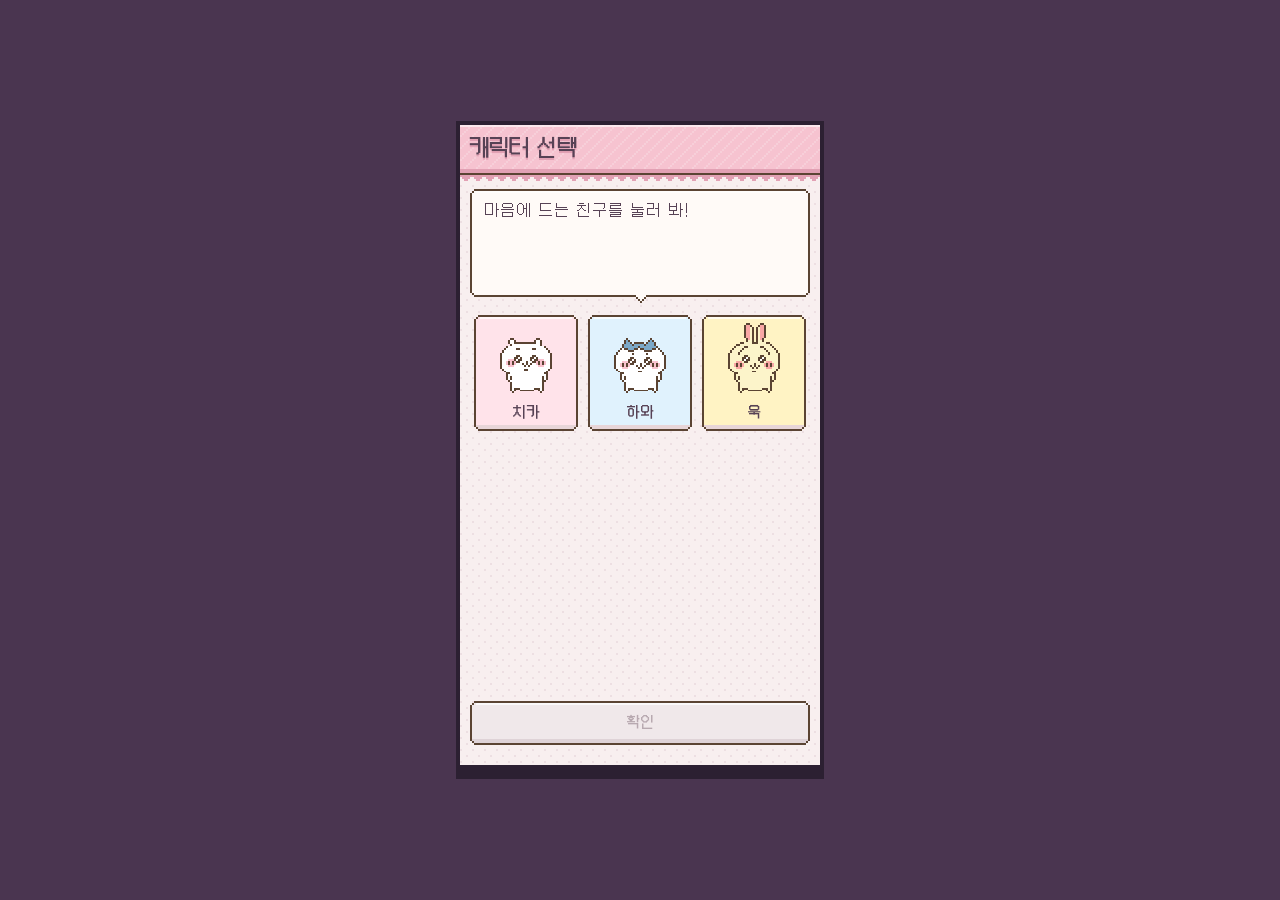
<file: index.html>
<!doctype html>
<meta charset="utf-8">
<meta name="viewport" content="width=device-width,initial-scale=1">
<title>Pixel Pet</title>
<!-- GitHub Pages entry: the game lives in app/ (test page: app/test.html) -->
<meta http-equiv="refresh" content="0; url=app/">
<script>location.replace("app/" + location.search + location.hash);</script>
<p><a href="app/">Pixel Pet 열기</a> · <a href="app/test.html">테스트 페이지</a></p>
</file>
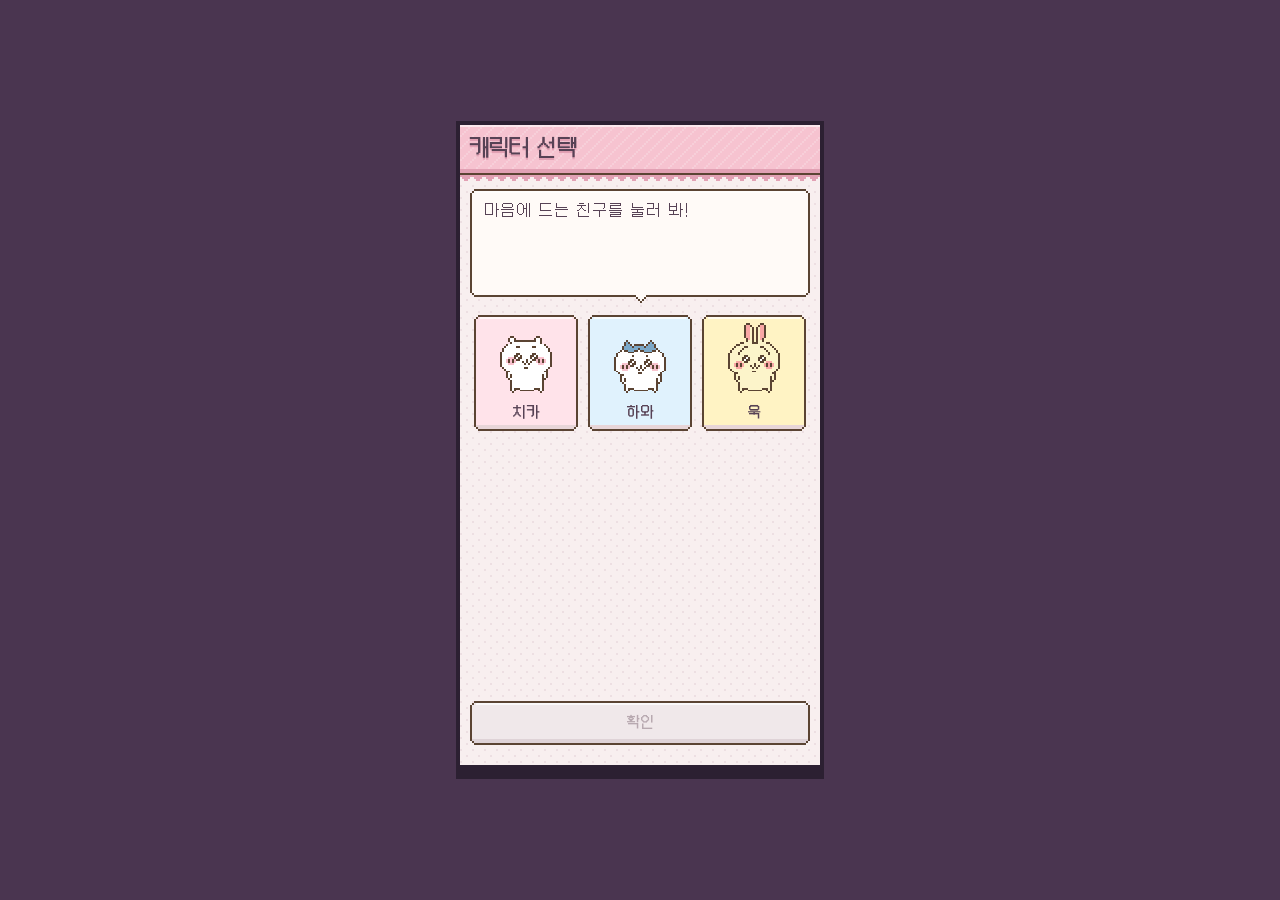
<file: app/index.html>
<!doctype html>
<html lang="ko">
<head>
<meta charset="utf-8">
<meta name="viewport" content="width=device-width,initial-scale=1,viewport-fit=cover">
<meta name="theme-color" content="#4a3550">
<title>Pixel Pet</title>
<link rel="preload" href="fonts/galmuri11.woff2" as="font" type="font/woff2" crossorigin>
<link rel="preload" href="fonts/pfb.woff2" as="font" type="font/woff2" crossorigin>
<link rel="stylesheet" href="css/style.css">
</head>
<body>
<!-- Every screen is one 180x320 pixel page, scaled up by whole numbers (like the prototype); Korean text is set in screen pixels -->
<div id="frame">
<div id="app" data-pet="mochi">
  <div id="stage" aria-label="펫이 있는 화면. 펫을 누르면 반응하고, 꾹 눌러서 들 수 있어요.">
    <canvas id="bg"></canvas>
    <canvas id="fg"></canvas>
  </div>
  <div id="speech">
    <div id="pet-bubble" class="bubble" hidden><span class="bb pxp"></span></div>
    <div id="world-bubble" class="bubble" hidden><span class="bb pxp f-amb"></span></div>
  </div>

  <header id="hud" class="pxp">
    <canvas id="hud-face" width="29" height="20"></canvas>
    <div class="hud-main">
      <div class="hud-row"><b id="hud-lv" class="f-num">Lv.1</b><canvas id="hud-burn" width="5" height="7" hidden></canvas><span id="hud-next" class="f-sm"></span></div>
      <div class="bar"><i id="hud-bar"></i></div>
    </div>
  </header>

  <nav id="sidetab" class="open">
    <div class="tabs pxp">
      <button id="tab-stats" class="ibtn pxb soft" aria-label="공부 시간과 과목"><canvas width="11" height="11"></canvas></button>
      <button id="tab-todo" class="ibtn pxb soft" aria-label="공부 계획표"><canvas width="11" height="11"></canvas></button>
      <button id="tab-settings" class="ibtn pxb soft" aria-label="설정"><canvas width="11" height="11"></canvas></button>
    </div>
    <button id="tab-toggle" class="pxb" aria-label="메뉴 열고 닫기"><canvas width="3" height="5"></canvas></button>
  </nav>

  <div id="controls" class="pxp">
    <button id="btn-start" class="ctl pxb mint"><span class="dot-rec" hidden></span><canvas class="ico" data-icon="play"></canvas><span class="lbl">시작</span></button>
    <button id="btn-rest" class="ctl pxb lilac" disabled><canvas class="ico" data-icon="pause"></canvas><span class="lbl">휴식</span></button>
    <button id="btn-end" class="ctl pxb peach" disabled><canvas class="ico" data-icon="stop"></canvas><span class="lbl">끝</span></button>
  </div>

  <!-- screens -->
  <section class="screen" id="scr-select">
    <header class="scr-head"><button class="back ibtn pxb" data-back aria-label="뒤로"><canvas data-icon="back"></canvas></button><h2>캐릭터 선택</h2></header>
    <div class="scr-body">
      <div class="sel-bubble bubble static"><p class="bb pxp" id="sel-text">마음에 드는 친구를 눌러 봐!</p></div>
      <div class="sel-row" id="sel-row"></div>
      <div class="sel-info pxp" id="sel-info" hidden></div>
      <p class="sel-note f-sm" id="sel-note" hidden>바꿔도 이전 캐릭터의 데이터는 그대로 남아요.</p>
      <button id="sel-ok" class="btn big wide pxb accent" disabled>확인</button>
    </div>
  </section>

  <section class="screen" id="scr-stats">
    <header class="scr-head"><button class="back ibtn pxb" data-back aria-label="뒤로"><canvas data-icon="back"></canvas></button><h2>공부 통계</h2></header>
    <div class="scr-body" id="stats-body"></div>
  </section>

  <section class="screen" id="scr-todo">
    <header class="scr-head"><button class="back ibtn pxb" data-back aria-label="뒤로"><canvas data-icon="back"></canvas></button><h2>투두리스트</h2></header>
    <div class="scr-body" id="todo-body"></div>
  </section>

  <section class="screen" id="scr-settings">
    <header class="scr-head"><button class="back ibtn pxb" data-back aria-label="뒤로"><canvas data-icon="back"></canvas></button><h2>설정</h2></header>
    <div class="scr-body" id="settings-body"></div>
  </section>

  <section class="screen" id="scr-tutorial">
    <header class="scr-head"><button class="back ibtn pxb" data-back aria-label="뒤로"><canvas data-icon="back"></canvas></button><h2>튜토리얼</h2></header>
    <div class="scr-body" id="tutorial-body"></div>
  </section>

  <section class="screen" id="scr-inventory">
    <header class="scr-head"><button class="back ibtn pxb" data-back aria-label="뒤로"><canvas data-icon="back"></canvas></button><h2>인벤토리</h2></header>
    <div class="scr-body" id="inventory-body"></div>
  </section>

  <section class="screen" id="scr-titles">
    <header class="scr-head"><button class="back ibtn pxb" data-back aria-label="뒤로"><canvas data-icon="back"></canvas></button><h2>칭호</h2></header>
    <div class="scr-body" id="titles-body"></div>
  </section>

  <div id="modal" hidden><div class="modal-card pxp" role="dialog" aria-modal="true"></div></div>

  <div id="coach" hidden>
    <div class="coach-dim"></div>
    <div class="coach-card bubble"><div class="bb pxp"><p></p><small class="f-sm">눌러서 계속</small></div></div>
    <div class="coach-catch"></div>
  </div>

  <div id="toast" class="pxp dark" hidden></div>

  <div id="loader" aria-label="불러오는 중"><canvas id="loader-pet" width="29" height="29"></canvas><div class="ld-shadow"></div><div class="ld-bar"><i></i></div></div>
</div>
</div>

<script src="js/sprites.js"></script>
<script src="js/strum.js"></script>
<script src="js/held.js"></script>
<script src="js/data.js"></script>
<script src="js/pet.js"></script>
<script src="js/item-fix.js"></script>
<script src="js/item-auto.js"></script>
<script src="js/items.js"></script>
<script src="js/scene.js"></script>
<script src="js/weather.js"></script>
<script src="js/app.js"></script>
</body>
</html>
</file>
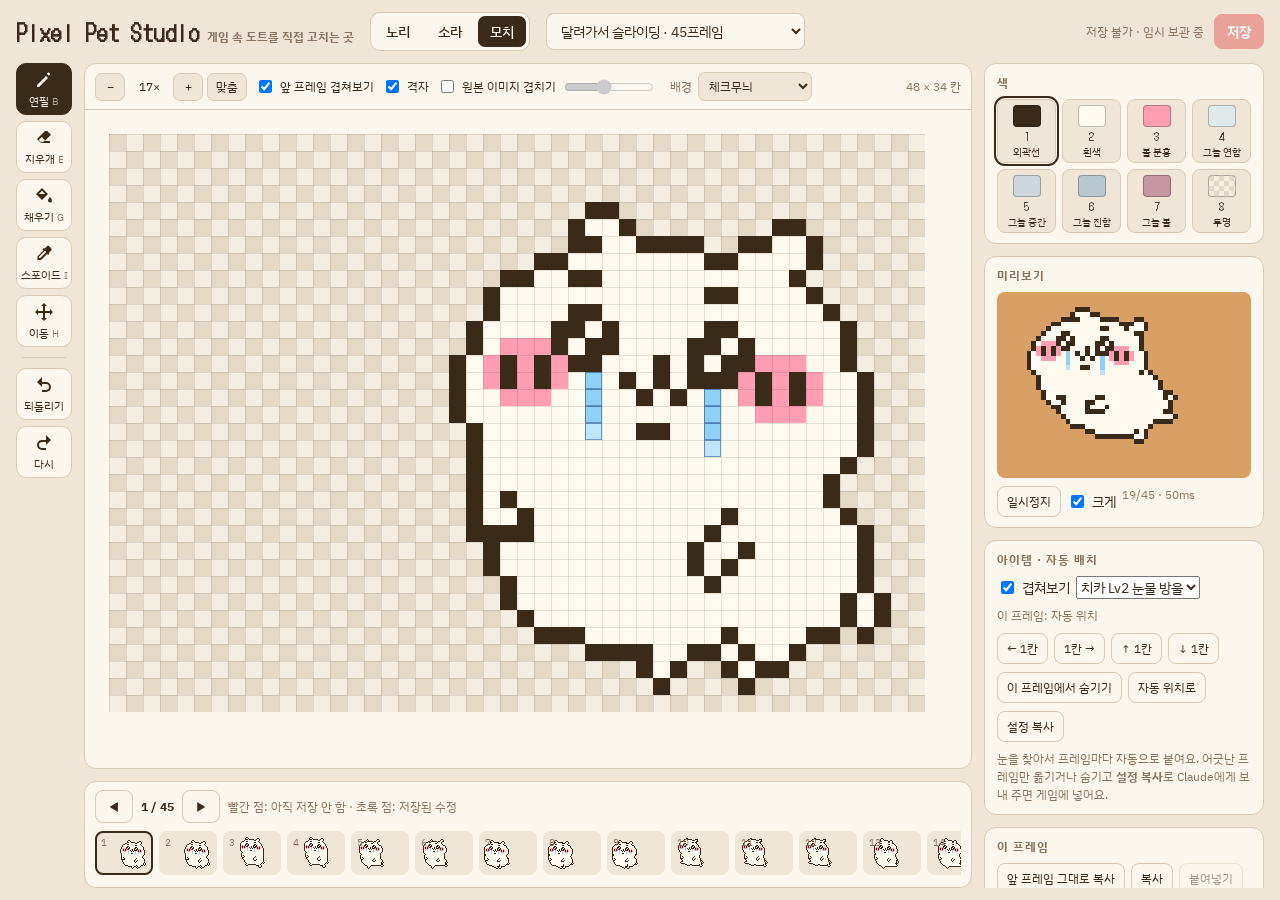
<file: app/studio/index.html>
<!doctype html><html><head><meta charset=utf8><meta name=viewport content="width=device-width,initial-scale=1,viewport-fit=cover"><style>:root{color-scheme:light;box-sizing:border-box;padding-top:env(safe-area-inset-top,0px);padding-bottom:env(safe-area-inset-bottom,0px)}html{scroll-padding-top:env(safe-area-inset-top,0px)}body{margin:0;padding:0;font:14px -apple-system,BlinkMacSystemFont,sans-serif;background:#fff;color:#000}img{max-width:100%}[hidden]:not([hidden=until-found i]){display:none!important}</style></head><body>
<title>Pixel Pet Studio</title>
<meta name="claude:viewport-fit-sides" content="cover">
<link rel="preconnect" href="https://fonts.googleapis.com">
<link rel="stylesheet" href="https://fonts.googleapis.com/css2?family=DotGothic16&family=IBM+Plex+Sans+KR:wght@400;500;700&display=swap">
<style>
/* Layout: a workbench — tool rail | canvas | side panel, frame strip under the canvas; stacks on phones */
:root {
  --bg: #efe6d8;          /* workbench paper */
  --panel: #fbf6ee;
  --line: #d9cbb6;
  --ink: #3a2a1a;         /* the pets' outline brown */
  --muted: #8a7660;
  --accent: #e2504a;      /* game red */
  --accent-ink: #ffffff;
  --sel: #3a2a1a;
  --check-a: #f4ede2; --check-b: #e4d8c6;
  --wood: #d9a066;
  --ok: #4f9a45;
  --font-ui: "IBM Plex Sans KR", system-ui, -apple-system, "Apple SD Gothic Neo", sans-serif;
  --font-pixel: "DotGothic16", "IBM Plex Sans KR", monospace;
}
@media (prefers-color-scheme: dark) { :root:not([data-theme="light"]) {
  --bg: #1d1712; --panel: #29211a; --line: #45382b; --ink: #f1e4d1; --muted: #a8957d;
  --accent: #ff7466; --accent-ink: #1d1712; --sel: #f1e4d1;
  --check-a: #3a3027; --check-b: #2f261e; --wood: #8c623a; --ok: #7cc56e; color-scheme: dark } }
:root[data-theme="dark"] {
  --bg: #1d1712; --panel: #29211a; --line: #45382b; --ink: #f1e4d1; --muted: #a8957d;
  --accent: #ff7466; --accent-ink: #1d1712; --sel: #f1e4d1;
  --check-a: #3a3027; --check-b: #2f261e; --wood: #8c623a; --ok: #7cc56e; color-scheme: dark }

html, body { height: 100%; }
body { background: var(--bg); color: var(--ink); font-family: var(--font-ui); font-size: 14px;
  padding-left: max(16px, env(safe-area-inset-left, 0px)); padding-right: max(16px, env(safe-area-inset-right, 0px));
  padding-block: 12px; box-sizing: border-box; }
* { box-sizing: border-box; }
button, select { font: inherit; color: inherit; }
button { cursor: pointer; }
:focus-visible { outline: 2px solid var(--accent); outline-offset: 2px; }

.app { display: grid; gap: 12px; grid-template-columns: 56px minmax(0, 1fr) 280px; grid-template-rows: auto minmax(0, 1fr) auto;
  grid-template-areas: "head head head" "tools stage side" "tools strip side"; height: 100%; max-width: 1400px; margin: 0 auto; }
header { grid-area: head; display: flex; flex-wrap: wrap; align-items: center; gap: 10px 16px; }
.brand { font-family: var(--font-pixel); font-size: 22px; letter-spacing: 0.02em; margin: 0; line-height: 1; }
.brand small { font-family: var(--font-ui); font-size: 12px; color: var(--muted); margin-left: 8px; letter-spacing: 0; }
.pets { display: flex; gap: 4px; background: var(--panel); border: 1px solid var(--line); border-radius: 10px; padding: 3px; }
.pets button { border: 0; background: transparent; padding: 6px 12px; border-radius: 7px; font-weight: 500; }
.pets button[aria-pressed="true"] { background: var(--ink); color: var(--panel); }
#setSel { padding: 7px 10px; border-radius: 8px; border: 1px solid var(--line); background: var(--panel); min-width: 0; max-width: 100%; }
.grow { flex: 1 1 auto; }
.save { display: flex; align-items: center; gap: 10px; }
#status { font-size: 12px; color: var(--muted); }
#status.dirty { color: var(--accent); }
#status.ok { color: var(--ok); }
.btn { border: 1px solid var(--line); background: var(--panel); padding: 7px 12px; border-radius: 8px; }
.btn:hover { border-color: var(--ink); }
.btn.primary { background: var(--accent); color: var(--accent-ink); border-color: var(--accent); font-weight: 700; }
.btn:disabled { opacity: 0.45; cursor: default; }

.tools { grid-area: tools; display: flex; flex-direction: column; gap: 6px; }
.tool { width: 56px; height: 52px; border: 1px solid var(--line); background: var(--panel); border-radius: 10px;
  display: grid; place-items: center; gap: 0; font-size: 11px; padding: 4px 0; }
.tool svg { width: 20px; height: 20px; }
.tool[aria-pressed="true"] { background: var(--ink); color: var(--panel); border-color: var(--ink); }
.tool .k { font-size: 10px; opacity: 0.6; }
.sep { height: 1px; background: var(--line); margin: 4px 6px; }

.stage { grid-area: stage; position: relative; background: var(--panel); border: 1px solid var(--line); border-radius: 12px; overflow: hidden; display: flex; flex-direction: column; min-height: 300px; }
.stagebar { display: flex; flex-wrap: wrap; align-items: center; gap: 8px; padding: 8px 10px; border-bottom: 1px solid var(--line); font-size: 12px; }
.stagebar .lbl { color: var(--muted); }
.zoom { display: flex; align-items: center; gap: 4px; }
.zoom button { width: 30px; height: 28px; border-radius: 7px; border: 1px solid var(--line); background: var(--bg); }
#zoomVal { min-width: 40px; text-align: center; font-variant-numeric: tabular-nums; }
.chk { display: inline-flex; align-items: center; gap: 5px; }
#scroller { flex: 1 1 auto; overflow: auto; position: relative; touch-action: none; }
#scroller.can-pan { cursor: grab; }
#cv { display: block; margin: 24px; image-rendering: pixelated; touch-action: none; }
#cursorInfo { position: absolute; right: 10px; bottom: 8px; font-size: 11px; color: var(--muted); font-variant-numeric: tabular-nums; pointer-events: none; background: var(--panel); padding: 2px 6px; border-radius: 6px; }

.strip { grid-area: strip; background: var(--panel); border: 1px solid var(--line); border-radius: 12px; padding: 8px 10px; display: flex; flex-direction: column; gap: 8px; min-width: 0; }
.striphead { display: flex; flex-wrap: wrap; align-items: center; gap: 8px; font-size: 12px; }
.striphead b { font-variant-numeric: tabular-nums; }
.frames { display: flex; gap: 6px; overflow-x: auto; padding-bottom: 4px; }
.fr { flex: 0 0 auto; position: relative; border: 2px solid transparent; border-radius: 8px; padding: 3px; background: var(--bg); }
.fr canvas { display: block; image-rendering: pixelated; }
.fr span { position: absolute; left: 4px; top: 2px; font-size: 10px; color: var(--muted); font-variant-numeric: tabular-nums; }
.fr[aria-current="true"] { border-color: var(--ink); }
.fr.edited::after { content: ""; position: absolute; right: 4px; top: 4px; width: 7px; height: 7px; border-radius: 50%; background: var(--accent); }
.fr.saved::after { content: ""; position: absolute; right: 4px; top: 4px; width: 7px; height: 7px; border-radius: 50%; background: var(--ok); }

.side { grid-area: side; display: flex; flex-direction: column; gap: 12px; min-width: 0; overflow-y: auto; }
.card { background: var(--panel); border: 1px solid var(--line); border-radius: 12px; padding: 10px 12px; display: flex; flex-direction: column; gap: 8px; }
.card h2 { margin: 0; font-size: 12px; text-transform: uppercase; letter-spacing: 0.08em; color: var(--muted); font-weight: 700; }
.swatches { display: grid; grid-template-columns: repeat(4, 1fr); gap: 6px; }
.sw { border: 1px solid var(--line); border-radius: 8px; padding: 5px 4px 4px; background: var(--bg); display: grid; justify-items: center; gap: 3px; font-size: 10px; line-height: 1.2; text-align: center; }
.sw i { width: 28px; height: 22px; border-radius: 4px; border: 1px solid rgba(0,0,0,.25); display: block; }
.sw i.clear { background: repeating-conic-gradient(var(--check-a) 0 25%, var(--check-b) 0 50%) 0 0/10px 10px; }
.sw[aria-pressed="true"] { outline: 2px solid var(--ink); outline-offset: 1px; }
.sw .key { font-family: var(--font-pixel); font-size: 11px; }
.prevbox { background: var(--wood); border-radius: 8px; display: grid; place-items: center; padding: 10px; min-height: 140px; overflow: hidden; }
#pv { image-rendering: pixelated; max-width: 100%; }
.row { display: flex; flex-wrap: wrap; gap: 6px; }
.row .btn { padding: 6px 9px; font-size: 12px; }
.bgctl { display: inline-flex; align-items: center; gap: 6px; }
#bgSel { padding: 4px 6px; border-radius: 7px; border: 1px solid var(--line); background: var(--bg); }
#bgPick { width: 32px; height: 26px; padding: 0; border: 1px solid var(--line); border-radius: 6px; background: none; }
.refctl { display: inline-flex; align-items: center; gap: 6px; }
#refOp { width: 90px; accent-color: var(--accent); }
.minipal { display: none; gap: 6px; flex-wrap: wrap; width: 100%; }
.minipal button { width: 34px; height: 34px; border-radius: 8px; border: 1px solid var(--line); padding: 3px; background: var(--bg); }
.minipal button i { display: block; width: 100%; height: 100%; border-radius: 5px; }
.minipal button i.clear { background: repeating-conic-gradient(var(--check-a) 0 25%, var(--check-b) 0 50%) 0 0/10px 10px; }
.minipal button[aria-pressed="true"] { outline: 2px solid var(--ink); outline-offset: 1px; }
.hint { font-size: 12px; color: var(--muted); line-height: 1.5; margin: 0; }
.kbd { font-family: var(--font-pixel); font-size: 11px; border: 1px solid var(--line); border-radius: 4px; padding: 0 4px; }
#notice { font-size: 12px; line-height: 1.5; color: var(--accent); margin: 0; }

@media (max-width: 900px) {
  body { height: auto; }
  .app { grid-template-columns: minmax(0, 1fr); grid-template-rows: auto; height: auto;
    grid-template-areas: "head" "tools" "stage" "strip" "side"; }
  .tools { flex-direction: row; flex-wrap: wrap; }
  .sep { width: 1px; height: auto; margin: 4px 2px; }
  .stage { height: 62vh; }
  .side { overflow: visible; }
  .minipal { display: flex; }
}
@media (prefers-reduced-motion: reduce) { * { transition: none !important; } }
</style>

<div class="app">
  <header>
    <h1 class="brand">Pixel Pet Studio<small>게임 속 도트를 직접 고치는 곳</small></h1>
    <div class="pets" role="group" aria-label="펫">
      <button id="pet-nori" data-pet="nori">노리</button>
      <button id="pet-sora" data-pet="sora">소라</button>
      <button id="pet-mochi" data-pet="mochi">모치</button>
    </div>
    <select id="setSel" aria-label="모션"></select>
    <span class="grow"></span>
    <div class="save">
      <span id="status">불러오는 중…</span>
      <button class="btn primary" id="saveBtn" disabled>저장</button>
    </div>
  </header>

  <nav class="tools" aria-label="도구">
    <button class="tool" id="t-pen" data-tool="pen" title="연필 (B)"><svg viewBox="0 0 20 20" fill="currentColor"><path d="M3 15v2h2l9-9-2-2-9 9zm11.7-9.3 1-1a1 1 0 0 0 0-1.4l-.6-.6a1 1 0 0 0-1.4 0l-1 1 2 2z"/></svg><span>연필 <span class="k">B</span></span></button>
    <button class="tool" id="t-erase" data-tool="erase" title="지우개 (E)"><svg viewBox="0 0 20 20" fill="currentColor"><path d="M11 3 3 11l4 4h9v-2h-5.2L17 6.8 13.2 3H11zM7 14.2 4.8 12l3-3 3.2 3.2-2 2H7z"/></svg><span>지우개 <span class="k">E</span></span></button>
    <button class="tool" id="t-fill" data-tool="fill" title="채우기 (G)"><svg viewBox="0 0 20 20" fill="currentColor"><path d="M8 2 2 8l6 6 6-6-6-6zm0 2.8L11.2 8H4.8L8 4.8zM16 11s-2 2.3-2 3.6a2 2 0 0 0 4 0C18 13.3 16 11 16 11z"/></svg><span>채우기 <span class="k">G</span></span></button>
    <button class="tool" id="t-pick" data-tool="pick" title="스포이드 (I)"><svg viewBox="0 0 20 20" fill="currentColor"><path d="M15.5 2.5a2 2 0 0 0-2.8 0L10.6 4.6 9.9 4 8.5 5.4l1 1-6 6V16h3.6l6-6 1 1 1.4-1.4-.7-.7 2.1-2.1a2 2 0 0 0 0-2.8l-1.4-1.5zM6.3 14H5v-1.3l5.9-5.9 1.3 1.3L6.3 14z"/></svg><span>스포이드 <span class="k">I</span></span></button>
    <button class="tool" id="t-pan" data-tool="pan" title="이동 (H)"><svg viewBox="0 0 20 20" fill="currentColor"><path d="M10 1 7 4h2v5H4V7l-3 3 3 3v-2h5v5H7l3 3 3-3h-2v-5h5v2l3-3-3-3v2h-5V4h2l-3-3z"/></svg><span>이동 <span class="k">H</span></span></button>
    <div class="sep"></div>
    <button class="tool" id="t-undo" title="되돌리기 (Ctrl+Z)"><svg viewBox="0 0 20 20" fill="currentColor"><path d="M8 5V2L3 7l5 5V9h4a3 3 0 0 1 0 6H8v2h4a5 5 0 0 0 0-10H8z"/></svg><span>되돌리기</span></button>
    <button class="tool" id="t-redo" title="다시 (Ctrl+Shift+Z)"><svg viewBox="0 0 20 20" fill="currentColor"><path d="M12 5V2l5 5-5 5V9H8a3 3 0 0 0 0 6h4v2H8A5 5 0 0 1 8 7h4z"/></svg><span>다시</span></button>
  </nav>

  <section class="stage" aria-label="편집 화면">
    <div class="stagebar">
      <div class="zoom"><button id="zOut" aria-label="축소">−</button><span id="zoomVal">12×</span><button id="zIn" aria-label="확대">+</button><button id="zFit" style="width:auto;padding:0 8px">맞춤</button></div>
      <label class="chk"><input type="checkbox" id="onion" checked> 앞 프레임 겹쳐보기</label>
      <label class="chk"><input type="checkbox" id="gridOn" checked> 격자</label>
      <span class="refctl"><label class="chk"><input type="checkbox" id="refOn"> 원본 이미지 겹치기</label>
        <input type="range" id="refOp" min="10" max="90" value="45" aria-label="원본 이미지 진하기"><span id="refNote" class="lbl"></span></span>
      <span class="bgctl"><label for="bgSel" class="lbl">배경</label>
        <select id="bgSel">
          <option value="check">체크무늬</option>
          <option value="#d9a066">게임 바닥 (나무)</option>
          <option value="#f3e2bd">게임 벽</option>
          <option value="#f6b8c6">게임 러그</option>
          <option value="#ffffff">흰색</option>
          <option value="#9aa3ad">회색</option>
          <option value="#1f1a16">검정</option>
          <option value="custom">직접 고르기…</option>
        </select>
        <input type="color" id="bgPick" value="#7cc6e8" aria-label="배경색 고르기" hidden></span>
      <span class="grow"></span>
      <span class="lbl" id="sizeInfo"></span>
      <div class="minipal" id="miniPal" aria-label="색"></div>
    </div>
    <div id="scroller"><canvas id="cv"></canvas></div>
    <div id="cursorInfo"></div>
  </section>

  <section class="strip" aria-label="프레임">
    <div class="striphead">
      <button class="btn" id="prevF" aria-label="이전 프레임">◀</button>
      <b id="fInfo">1 / 1</b>
      <button class="btn" id="nextF" aria-label="다음 프레임">▶</button>
      <span class="hint">빨간 점: 아직 저장 안 함 · 초록 점: 저장된 수정</span>
    </div>
    <div class="frames" id="frames"></div>
  </section>

  <aside class="side">
    <div class="card">
      <h2>색</h2>
      <div class="swatches" id="swatches"></div>
    </div>
    <div class="card">
      <h2>미리보기</h2>
      <div class="prevbox"><canvas id="pv"></canvas></div>
      <div class="row">
        <button class="btn" id="playBtn">일시정지</button>
        <label class="chk"><input type="checkbox" id="pvBig" checked> 크게</label>
        <span class="hint" id="pvInfo"></span>
      </div>
    </div>
    <div class="card" id="itemCard" hidden>
      <h2>아이템 · 자동 배치</h2>
      <div class="row">
        <label class="chk"><input type="checkbox" id="itemOn" checked> 겹쳐보기</label>
        <select id="itemSel" aria-label="아이템"></select>
      </div>
      <p class="hint" id="itemInfo"></p>
      <div class="row">
        <button class="btn" id="itL" aria-label="아이템 왼쪽으로 1칸">← 1칸</button>
        <button class="btn" id="itR" aria-label="아이템 오른쪽으로 1칸">1칸 →</button>
        <button class="btn" id="itU" aria-label="아이템 위로 1칸">↑ 1칸</button>
        <button class="btn" id="itD" aria-label="아이템 아래로 1칸">↓ 1칸</button>
      </div>
      <div class="row">
        <button class="btn" id="itHide">이 프레임에서 숨기기</button>
        <button class="btn" id="itAuto">자동 위치로</button>
      </div>
      <div class="row">
        <button class="btn" id="itCopy">설정 복사</button>
        <span class="hint" id="itCopyNote"></span>
      </div>
      <textarea id="itJson" rows="3" readonly hidden style="width:100%;font:11px monospace"></textarea>
      <p class="hint">눈을 찾아서 프레임마다 자동으로 붙여요. 어긋난 프레임만 옮기거나 숨기고 <b>설정 복사</b>로 Claude에게 보내 주면 게임에 넣어요.</p>
    </div>
    <div class="card">
      <h2>이 프레임</h2>
      <div class="row">
        <button class="btn" id="copyPrev">앞 프레임 그대로 복사</button>
        <button class="btn" id="copyFr">복사</button>
        <button class="btn" id="pasteFr" disabled>붙여넣기</button>
      </div>
      <div class="row">
        <button class="btn" id="shL" aria-label="왼쪽으로 1칸">← 1칸</button>
        <button class="btn" id="shR" aria-label="오른쪽으로 1칸">1칸 →</button>
        <button class="btn" id="shU" aria-label="위로 1칸">↑ 1칸</button>
        <button class="btn" id="shD" aria-label="아래로 1칸">↓ 1칸</button>
        <button class="btn" id="flipH">좌우 뒤집기</button>
      </div>
      <div class="row">
        <button class="btn" id="revert">게임 원본으로 되돌리기</button>
      </div>
    </div>
    <div class="card">
      <h2>사용법</h2>
      <p class="hint">칸을 누르거나 끌어서 칠해요. 고친 다음 <b>저장</b>을 누르면 Claude가 그 프레임을 읽어서 게임에 넣을 수 있어요.</p>
      <p class="hint">단축키: <span class="kbd">B</span> 연필 <span class="kbd">E</span> 지우개 <span class="kbd">G</span> 채우기 <span class="kbd">I</span> 스포이드 <span class="kbd">,</span> <span class="kbd">.</span> 프레임 이동 <span class="kbd">Space</span> 미리보기 재생 <span class="kbd">1</span>–<span class="kbd">8</span> 색 고르기. 두 손가락으로 끌면 화면이 움직여요.</p>
      <p id="notice" hidden></p>
    </div>
  </aside>
</div>

<script src="../js/item-fix.js"></script>
<script src="../js/item-auto.js"></script>
<script>
(() => {
  const $ = id => document.getElementById(id);
  const store = { get(k) { try { return localStorage.getItem(k); } catch (e) { return null; } },
                  set(k, v) { try { localStorage.setItem(k, v); } catch (e) {} } };
  let DATA = null, SET = null, frames = [], orig = [], saved = {}, F = 0, tool = "pen", color = "K";
  const work = {};                    // per set: {frames, dirty:Set} kept while switching sets
  const hist = {};                    // undo stacks per set/frame
  let zoom = 12, onion = true, gridOn = true, clip = null;
  let db = null, unsub = null;
  let REFS = {}, refOn = false, refOp = 0.45; const refImg = {};
  let bgMode = "check";                // "check" or a colour for the empty (transparent) cells
  try { bgMode = store.get("pps.bg") || "check"; } catch (e) {}
  const cv = $("cv"), ctx = cv.getContext("2d"), scroller = $("scroller");

  /* ---------- items placed automatically (the same code the game runs: ../js/item-auto.js) ---------- */
  const ITEMS_FOR = { mochi: [["tears", "치카 Lv2 눈물 방울"], ["teddy", "치카 Lv4 곰인형"], ["pajama", "치카 Lv6 파자마"]], sora: [["pajama", "하와 Lv6 파자마"]], nori: [["pajama", "욱 Lv6 파자마"]] };
  let itemOn = store.get("pps.itemOn") !== "0", itemName = "tears";
  let itemFix = {}; try { itemFix = JSON.parse(store.get("pps.itemfix") || "null") || JSON.parse(JSON.stringify(ITEM_FIX)); } catch (e) { itemFix = {}; }
  const itemKey = i => SET.key + ":" + i;
  const itemList = () => (SET && ITEMS_FOR[SET.pet]) || [];
  function itemPixels(i) {
    if (!itemOn || !itemList().some(([id]) => id === itemName)) return [];
    const fix = (itemFix[itemName] || {})[itemKey(i)];
    if (fix && fix.hide) return [];
    const grid = frames[i].map(r => r.join(""));
    return ITEM_AUTO[itemName](grid, SET.pet).map(([x, y, c]) => [x + (fix && fix.dx || 0), y + (fix && fix.dy || 0), c]);
  }
  function saveFix() { store.set("pps.itemfix", JSON.stringify(itemFix)); }
  function setFix(f) {
    const m = itemFix[itemName] || (itemFix[itemName] = {}), k = itemKey(F);
    if (!f || (!f.hide && !f.dx && !f.dy)) delete m[k]; else m[k] = f;
    saveFix(); drawAll(); itemUI();
  }
  function itemUI() {
    const list = itemList(); $("itemCard").hidden = !list.length;
    if (!list.length) return;
    const sel = $("itemSel");
    if (sel.options.length !== list.length) { sel.innerHTML = ""; list.forEach(([id, n]) => { const o = document.createElement("option"); o.value = id; o.textContent = n; sel.appendChild(o); }); }
    sel.value = itemName; $("itemOn").checked = itemOn;
    const fix = (itemFix[itemName] || {})[itemKey(F)], auto = ITEM_AUTO[itemName](frames[F].map(r => r.join("")), SET.pet);
    $("itemInfo").textContent = fix && fix.hide ? "이 프레임: 숨김" : !auto.length ? "이 프레임: 눈을 못 찾아서 안 보여요" :
      fix ? `이 프레임: 직접 옮김 (가로 ${fix.dx || 0}, 세로 ${fix.dy || 0})` : "이 프레임: 자동 위치";
    const n = Object.keys(itemFix[itemName] || {}).length;
    $("itCopyNote").textContent = n ? `고친 프레임 ${n}개` : "";
  }
  function drawItemPx(g, i, s, ox = 0, oy = 0) {
    const body = pal().W || "#fffaf0";                    // the bear-hug paws take her own colour
    for (const [x, y, c] of itemPixels(i)) {
      if (c === "clear") { g.clearRect(ox + x * s, oy + y * s, s, s); continue; }
      g.fillStyle = c === "body" ? body : c === "outline" ? (pal().K || "#3a2a1a") : c; g.fillRect(ox + x * s, oy + y * s, s, s);
    }
  }

  /* ---------- data ---------- */
  fetch("refs.json").then(r => r.json()).then(d => { REFS = d; if (SET) { refUI(); drawEditor(); } }).catch(() => {});
  try { refOn = store.get("pps.refOn") === "1"; refOp = +(store.get("pps.refOp") || 45) / 100; } catch (e) {}
  fetch("anims.json").then(r => r.json()).then(d => { DATA = d; boot(); })
    .catch(() => { $("status").textContent = "모션 데이터를 불러오지 못했어요. 새로고침해 주세요."; });

  function cssVar(n) { return getComputedStyle(document.documentElement).getPropertyValue(n).trim(); }
  const pal = () => DATA.pals[SET.pet];

  function boot() {
    document.querySelectorAll(".pets button").forEach(b => b.onclick = () => pickPet(b.dataset.pet));
    $("setSel").onchange = () => openSet($("setSel").value);
    const last = store.get("pps.set");
    const s = DATA.sets.find(x => x.key === last) || DATA.sets.find(x => x.key === "mochi-dash");
    pickPet(s.pet, s.key);
    window.claude?.use?.("db").then(d => { db = d; if (!db) noDb(); else subscribe(); }).catch(noDb);
  }
  function noDb() {
    db = null;
    const n = $("notice"); n.hidden = false;
    n.textContent = "이 화면에서는 저장이 안 돼요. 로그인한 상태로 Claude 앱이나 claude.ai에서 열면 저장할 수 있어요. 지금 고친 내용은 이 브라우저에만 임시로 남아요.";
    setStatus();
  }

  function pickPet(pet, key) {
    document.querySelectorAll(".pets button").forEach(b => b.setAttribute("aria-pressed", b.dataset.pet === pet));
    const sel = $("setSel"); sel.innerHTML = "";
    DATA.sets.filter(s => s.pet === pet).forEach(s => {
      const o = document.createElement("option"); o.value = s.key;
      o.textContent = `${s.name} · ${s.frames.length}프레임`; sel.appendChild(o);
    });
    const k = key || DATA.sets.find(s => s.pet === pet && s.frames.length > 1).key;
    sel.value = k; openSet(k);
  }

  function openSet(key) {
    SET = DATA.sets.find(s => s.key === key); store.set("pps.set", key);
    orig = SET.frames.map(g => g.map(r => r.split("")));
    if (!work[key]) {
      let draft = null; try { draft = JSON.parse(store.get("pps.draft." + key) || "null"); } catch (e) {}
      const fr = orig.map(g => g.map(r => r.slice()));
      const dirty = new Set();
      if (draft) for (const i in draft) { if (fr[i]) { fr[i] = draft[i].map(r => r.split("")); dirty.add(+i); } }
      work[key] = { frames: fr, dirty };
    }
    frames = work[key].frames; saved = {};
    F = Math.min(F, frames.length - 1); if (F < 0) F = 0;
    const H = frames[0].length, W = frames[0][0].length;
    $("sizeInfo").textContent = `${W} × ${H} 칸`;
    buildSwatches(); fitZoom(); buildStrip(); refUI(); drawAll(); subscribe(); setStatus(); restartPreview();
  }

  /* ---------- saved edits from the shared store ---------- */
  function subscribe() {
    if (unsub) { unsub(); unsub = null; }
    if (!db || !SET) return;
    const key = SET.key;
    unsub = db.collection("anims/" + key + "/frames").onSnapshot(snap => {
      if (!SET || SET.key !== key) return;
      const w = work[key]; saved = {};
      snap.docs.forEach(d => {
        const b = d.data(); const i = +d.id;
        if (!b || !Array.isArray(b.rows) || !frames[i]) return;
        saved[i] = b.rows;
        if (!w.dirty.has(i)) w.frames[i] = b.rows.map(r => r.split(""));
      });
      buildStrip(); drawAll(); setStatus();
    }, () => { $("status").textContent = "저장된 수정을 불러오지 못했어요"; });
  }

  /* ---------- palette ---------- */
  function buildSwatches() {
    const el = $("swatches"); el.innerHTML = "";
    const keys = Object.keys(pal()).concat("B");
    if (!keys.includes(color)) color = "K";
    keys.forEach((k, n) => {
      const b = document.createElement("button"); b.className = "sw"; b.id = "sw-" + k;
      const name = k === "B" ? "투명" : (DATA.names[k] || k);
      b.innerHTML = `<i class="${k === "B" ? "clear" : ""}" style="${k === "B" ? "" : "background:" + pal()[k]}"></i><span class="key">${n + 1}</span><span>${name}</span>`;
      b.title = `${name} (${n + 1})`;
      b.setAttribute("aria-pressed", k === color);
      b.onclick = () => setColor(k);
      el.appendChild(b);
    });
    const mp = $("miniPal"); mp.innerHTML = "";
    keys.forEach(k => {
      const b = document.createElement("button"); b.id = "mp-" + k; b.title = k === "B" ? "투명" : (DATA.names[k] || k);
      b.setAttribute("aria-label", b.title); b.setAttribute("aria-pressed", k === color);
      b.innerHTML = `<i class="${k === "B" ? "clear" : ""}" style="${k === "B" ? "" : "background:" + pal()[k]}"></i>`;
      b.onclick = () => setColor(k); mp.appendChild(b);
    });
  }
  function setColor(k) {
    color = k; if (tool === "erase" || tool === "pick" || tool === "pan") setTool("pen");
    document.querySelectorAll(".sw").forEach(b => b.setAttribute("aria-pressed", b.id === "sw-" + k));
    document.querySelectorAll(".minipal button").forEach(b => b.setAttribute("aria-pressed", b.id === "mp-" + k));
  }
  function setTool(t) {
    tool = t; document.querySelectorAll(".tool[data-tool]").forEach(b => b.setAttribute("aria-pressed", b.dataset.tool === t));
    scroller.classList.toggle("can-pan", t === "pan");
  }
  document.querySelectorAll(".tool[data-tool]").forEach(b => b.onclick = () => setTool(b.dataset.tool));
  setTool("pen");

  /* ---------- drawing the editor ---------- */
  function fitZoom() {
    const H = frames[0].length, W = frames[0][0].length;
    const aw = scroller.clientWidth - 48, ah = scroller.clientHeight - 48;
    zoom = Math.max(2, Math.min(24, Math.floor(Math.min(aw / W, ah / H)) || 8));
    $("zoomVal").textContent = zoom + "×";
  }
  function drawAll() { drawEditor(); drawThumb(F); }
  function drawEditor() {
    if (!frames.length) return;
    const g = frames[F], H = g.length, W = g[0].length, z = zoom, dpr = window.devicePixelRatio || 1;
    cv.width = W * z * dpr; cv.height = H * z * dpr; cv.style.width = W * z + "px"; cv.style.height = H * z + "px";
    ctx.setTransform(dpr, 0, 0, dpr, 0, 0); ctx.imageSmoothingEnabled = false;
    const ca = cssVar("--check-a"), cb = cssVar("--check-b"), P = pal();
    for (let y = 0; y < H; y++) for (let x = 0; x < W; x++) {
      const c = g[y][x];
      ctx.fillStyle = c === "B" || !P[c] ? (bgMode === "check" ? ((x + y) % 2 ? ca : cb) : bgMode) : P[c];
      ctx.fillRect(x * z, y * z, z, z);
    }
    const R = REFS[SET.key];
    if (refOn && R && R.tr[F]) {                   // the source image this frame was drawn from, on top at the chosen strength
      const im = refImg[SET.key];
      if (im && im.complete && im.naturalWidth) {
        const [x0, y0, cw, ch] = R.crop, [ox, oy, flip] = R.tr[F], S = R.S;
        const sx = (F % R.cols) * cw, sy = Math.floor(F / R.cols) * ch;
        const dx = (x0 / S + ox) * z, dy = (y0 / S + oy) * z, dw = cw / S * z, dh = ch / S * z;
        ctx.save(); ctx.globalAlpha = refOp; ctx.imageSmoothingEnabled = true;
        if (flip) { ctx.translate((R.srcW / S + 2 * ox) * z, 0); ctx.scale(-1, 1); }
        ctx.drawImage(im, sx, sy, cw, ch, dx, dy, dw, dh); ctx.restore();
      }
    }
    if (onion && F > 0) {                          // the previous frame, faint, where this one is empty
      const pg = frames[F - 1]; ctx.globalAlpha = 0.28;
      for (let y = 0; y < H; y++) for (let x = 0; x < W; x++) {
        const c = pg[y] && pg[y][x];
        if (c && c !== "B" && g[y][x] === "B") { ctx.fillStyle = P[c] || "#000"; ctx.fillRect(x * z, y * z, z, z); }
      }
      ctx.globalAlpha = 1;
    }
    if (itemOn) {                                  // the item on this frame, with a thin frame round each of its pixels
      drawItemPx(ctx, F, z);
      ctx.strokeStyle = "rgba(40,90,160,0.55)"; ctx.lineWidth = 1;
      for (const [x, y] of itemPixels(F)) ctx.strokeRect(x * z + 0.5, y * z + 0.5, z - 1, z - 1);
    }
    if (gridOn && z >= 6) {
      ctx.strokeStyle = "rgba(58,42,26,0.12)"; ctx.lineWidth = 1; ctx.beginPath();
      for (let x = 0; x <= W; x++) { ctx.moveTo(x * z + 0.5, 0); ctx.lineTo(x * z + 0.5, H * z); }
      for (let y = 0; y <= H; y++) { ctx.moveTo(0, y * z + 0.5); ctx.lineTo(W * z, y * z + 0.5); }
      ctx.stroke();
    }
    $("fInfo").textContent = `${F + 1} / ${frames.length}`;
    itemUI();
  }

  /* ---------- background colour behind the empty cells ---------- */
  function applyBg() {
    const sel = $("bgSel"), pick = $("bgPick");
    const preset = [...sel.options].some(o => o.value === bgMode);
    sel.value = preset ? bgMode : "custom";
    pick.hidden = sel.value !== "custom";
    if (!preset && bgMode !== "check") pick.value = bgMode;
    document.querySelector(".prevbox").style.background = bgMode === "check" ? "" : bgMode;
  }
  $("bgSel").onchange = e => {
    const v = e.target.value;
    bgMode = v === "custom" ? $("bgPick").value : v;
    store.set("pps.bg", bgMode); applyBg(); drawEditor();
  };
  $("bgPick").oninput = e => { bgMode = e.target.value; store.set("pps.bg", bgMode); applyBg(); drawEditor(); };
  applyBg();

  /* ---------- source image overlay ---------- */
  function refUI() {
    const R = SET && REFS[SET.key], cb = $("refOn");
    cb.checked = refOn; cb.disabled = !R; $("refOp").disabled = !R || !refOn; $("refOp").value = Math.round(refOp * 100);
    $("refNote").textContent = R ? "" : "(이 모션은 원본 이미지가 없어요)";
    if (R && !refImg[SET.key]) { const im = new Image(); im.onload = () => drawEditor(); im.src = R.file; refImg[SET.key] = im; }
  }
  $("refOn").onchange = e => { refOn = e.target.checked; store.set("pps.refOn", refOn ? "1" : "0"); refUI(); drawEditor(); };
  $("refOp").oninput = e => { refOp = e.target.value / 100; store.set("pps.refOp", e.target.value); drawEditor(); };

  /* ---------- frame strip ---------- */
  function buildStrip() {
    const el = $("frames"); el.innerHTML = "";
    const H = frames[0].length, W = frames[0][0].length, s = Math.max(1, Math.min(3, Math.floor(64 / Math.max(W, H))));
    frames.forEach((g, i) => {
      const b = document.createElement("button"); b.className = "fr"; b.id = "fr-" + i;
      b.setAttribute("aria-label", `프레임 ${i + 1}`);
      const c = document.createElement("canvas"); c.width = W * s; c.height = H * s; c.style.width = W * s + "px";
      b.appendChild(c); const n = document.createElement("span"); n.textContent = i + 1; b.appendChild(n);
      b.onclick = () => goFrame(i); el.appendChild(b);
    });
    frames.forEach((_, i) => drawThumb(i)); markStrip();
  }
  function drawThumb(i) {
    const b = $("fr-" + i); if (!b) return;
    const c = b.querySelector("canvas"), x = c.getContext("2d"), g = frames[i], P = pal();
    const s = c.width / g[0].length; x.clearRect(0, 0, c.width, c.height);
    for (let yy = 0; yy < g.length; yy++) for (let xx = 0; xx < g[0].length; xx++) {
      const k = g[yy][xx]; if (k !== "B" && P[k]) { x.fillStyle = P[k]; x.fillRect(xx * s, yy * s, s, s); }
    }
    drawItemPx(x, i, s);
    markStrip();
  }
  function markStrip() {
    const w = work[SET.key];
    frames.forEach((_, i) => {
      const b = $("fr-" + i); if (!b) return;
      b.setAttribute("aria-current", i === F);
      b.classList.toggle("edited", w.dirty.has(i));
      b.classList.toggle("saved", !w.dirty.has(i) && saved[i] !== undefined);
    });
  }
  function goFrame(i) {
    F = (i + frames.length) % frames.length; drawEditor(); markStrip();
    const b = $("fr-" + F); b && b.scrollIntoView({ block: "nearest", inline: "nearest" });
  }
  $("prevF").onclick = () => goFrame(F - 1);
  $("nextF").onclick = () => goFrame(F + 1);

  /* ---------- editing ---------- */
  const hkey = () => SET.key + ":" + F;
  function snapshot() {
    const h = hist[hkey()] || (hist[hkey()] = { u: [], r: [] });
    h.u.push(frames[F].map(r => r.join(""))); if (h.u.length > 80) h.u.shift(); h.r.length = 0;
  }
  function restore(from, to) {
    const h = hist[hkey()]; if (!h || !h[from].length) return;
    h[to].push(frames[F].map(r => r.join("")));
    frames[F] = h[from].pop().map(r => r.split("")); changed();
  }
  $("t-undo").onclick = () => restore("u", "r");
  $("t-redo").onclick = () => restore("r", "u");

  let draftTimer = null;
  function changed() {
    const w = work[SET.key], cur = frames[F].map(r => r.join(""));
    const base = saved[F] || orig[F].map(r => r.join(""));
    if (cur.join("\n") === base.join("\n")) w.dirty.delete(F); else w.dirty.add(F);
    drawAll(); setStatus();
    clearTimeout(draftTimer);
    draftTimer = setTimeout(() => {                 // unsaved work survives a reload in this browser
      const d = {}; w.dirty.forEach(i => d[i] = frames[i].map(r => r.join("")));
      store.set("pps.draft." + SET.key, JSON.stringify(d));
    }, 400);
  }
  function cellAt(e) {
    const r = cv.getBoundingClientRect();
    return [Math.floor((e.clientX - r.left) / zoom), Math.floor((e.clientY - r.top) / zoom)];
  }
  function inside(x, y) { return y >= 0 && y < frames[F].length && x >= 0 && x < frames[F][0].length; }
  function plot(x, y) {
    if (!inside(x, y)) return;
    frames[F][y][x] = tool === "erase" ? "B" : color;
  }
  function line(x0, y0, x1, y1) {
    const dx = Math.abs(x1 - x0), dy = -Math.abs(y1 - y0), sx = x0 < x1 ? 1 : -1, sy = y0 < y1 ? 1 : -1; let err = dx + dy;
    for (;;) { plot(x0, y0); if (x0 === x1 && y0 === y1) break; const e2 = 2 * err; if (e2 >= dy) { err += dy; x0 += sx; } if (e2 <= dx) { err += dx; y0 += sy; } }
  }
  function fill(x, y) {
    const g = frames[F], from = g[y][x], to = color; if (from === to) return;
    const st = [[x, y]];
    while (st.length) { const [a, b] = st.pop(); if (!inside(a, b) || g[b][a] !== from) continue; g[b][a] = to; st.push([a + 1, b], [a - 1, b], [a, b + 1], [a, b - 1]); }
  }

  let drawing = null; const pointers = new Map(); let panStart = null;
  cv.addEventListener("pointerdown", e => {
    pointers.set(e.pointerId, e);
    if (pointers.size === 2 || tool === "pan") { startPan(e); return; }
    const [x, y] = cellAt(e); if (!inside(x, y)) return;
    cv.setPointerCapture(e.pointerId);
    if (tool === "pick") { const c = frames[F][y][x]; setColor(c); return; }
    snapshot();
    if (tool === "fill") { fill(x, y); changed(); return; }
    drawing = { x, y, id: e.pointerId }; plot(x, y); drawEditor();
  });
  cv.addEventListener("pointermove", e => {
    const [x, y] = cellAt(e);
    $("cursorInfo").textContent = inside(x, y) ? `x ${x}  y ${y}` : "";
    if (pointers.has(e.pointerId)) pointers.set(e.pointerId, e);
    if (panStart) { doPan(); return; }
    if (!drawing || drawing.id !== e.pointerId) return;
    line(drawing.x, drawing.y, x, y); drawing.x = x; drawing.y = y; drawEditor();
  });
  const endPtr = e => {
    pointers.delete(e.pointerId);
    if (panStart && pointers.size === 0) panStart = null;
    if (drawing && drawing.id === e.pointerId) { drawing = null; changed(); }
  };
  cv.addEventListener("pointerup", endPtr); cv.addEventListener("pointercancel", endPtr);
  scroller.addEventListener("pointerdown", e => { if (e.target === scroller && tool === "pan") { pointers.set(e.pointerId, e); startPan(e); } });
  scroller.addEventListener("pointermove", e => { if (e.target === scroller && pointers.has(e.pointerId)) { pointers.set(e.pointerId, e); if (panStart) doPan(); } });
  scroller.addEventListener("pointerup", endPtr); scroller.addEventListener("pointercancel", endPtr);
  function centroid() { let x = 0, y = 0; pointers.forEach(p => { x += p.clientX; y += p.clientY; }); return [x / pointers.size, y / pointers.size]; }
  function startPan() {
    if (drawing) { restore("u", "r"); hist[hkey()].r.pop(); drawing = null; }   // a second finger cancels the stroke
    const [x, y] = centroid(); panStart = { x, y, sl: scroller.scrollLeft, st: scroller.scrollTop };
  }
  function doPan() { const [x, y] = centroid(); scroller.scrollLeft = panStart.sl - (x - panStart.x); scroller.scrollTop = panStart.st - (y - panStart.y); }

  /* ---------- frame actions ---------- */
  function edit(fn) { snapshot(); fn(frames[F]); changed(); }
  const blank = (H, W) => Array.from({ length: H }, () => Array(W).fill("B"));
  $("copyPrev").onclick = () => { if (F > 0) edit(g => { const p = frames[F - 1]; for (let y = 0; y < g.length; y++) g[y] = p[y].slice(); }); };
  $("copyFr").onclick = () => { clip = frames[F].map(r => r.slice()); $("pasteFr").disabled = false; };
  $("pasteFr").onclick = () => { if (clip && clip.length === frames[F].length && clip[0].length === frames[F][0].length) edit(g => { for (let y = 0; y < g.length; y++) g[y] = clip[y].slice(); }); };
  function shift(dx, dy) { edit(g => { const H = g.length, W = g[0].length, n = blank(H, W);
    for (let y = 0; y < H; y++) for (let x = 0; x < W; x++) { const ty = y + dy, tx = x + dx; if (ty >= 0 && ty < H && tx >= 0 && tx < W) n[ty][tx] = g[y][x]; }
    for (let y = 0; y < H; y++) g[y] = n[y]; }); }
  $("shL").onclick = () => shift(-1, 0); $("shR").onclick = () => shift(1, 0);
  $("shU").onclick = () => shift(0, -1); $("shD").onclick = () => shift(0, 1);
  $("flipH").onclick = () => edit(g => g.forEach(r => r.reverse()));
  $("revert").onclick = () => edit(g => { const o = orig[F]; for (let y = 0; y < g.length; y++) g[y] = o[y].slice(); });

  /* ---------- zoom / toggles ---------- */
  $("zIn").onclick = () => { zoom = Math.min(40, zoom + 2); $("zoomVal").textContent = zoom + "×"; drawEditor(); };
  $("zOut").onclick = () => { zoom = Math.max(2, zoom - 2); $("zoomVal").textContent = zoom + "×"; drawEditor(); };
  $("zFit").onclick = () => { fitZoom(); drawEditor(); };
  $("onion").onchange = e => { onion = e.target.checked; drawEditor(); };
  $("gridOn").onchange = e => { gridOn = e.target.checked; drawEditor(); };

  /* ---------- preview ---------- */
  const pv = $("pv"), pctx = pv.getContext("2d"); let playing = true, pf = 0, ptimer = null;
  function restartPreview() { pf = 0; clearTimeout(ptimer); tick(); }
  function tick() {
    if (!SET) return;
    drawPreview(playing ? pf : F);
    $("pvInfo").textContent = `${(playing ? pf : F) + 1}/${frames.length} · ${SET.ms[playing ? pf : F]}ms`;
    if (playing) { const ms = SET.ms[pf] || 100; pf = (pf + 1) % frames.length; ptimer = setTimeout(tick, ms); }
  }
  function drawPreview(i) {
    const g = frames[i], H = g.length, W = g[0].length, P = pal();
    const big = $("pvBig").checked, s = big ? Math.max(1, Math.floor(240 / Math.max(W, H))) : 1;
    if (pv.width !== W * s || pv.height !== H * s) { pv.width = W * s; pv.height = H * s; }
    pv.style.width = W * s + "px";
    pctx.clearRect(0, 0, pv.width, pv.height);
    for (let y = 0; y < H; y++) for (let x = 0; x < W; x++) { const k = g[y][x]; if (k !== "B" && P[k]) { pctx.fillStyle = P[k]; pctx.fillRect(x * s, y * s, s, s); } }
    drawItemPx(pctx, i, s);
  }
  $("itemOn").onchange = e => { itemOn = e.target.checked; store.set("pps.itemOn", itemOn ? "1" : "0"); buildStrip(); drawAll(); };
  $("itemSel").onchange = e => { itemName = e.target.value; buildStrip(); drawAll(); };
  const nudge = (dx, dy) => { const f = Object.assign({ dx: 0, dy: 0 }, (itemFix[itemName] || {})[itemKey(F)]); delete f.hide; f.dx += dx; f.dy += dy; setFix(f); };
  $("itL").onclick = () => nudge(-1, 0); $("itR").onclick = () => nudge(1, 0);
  $("itU").onclick = () => nudge(0, -1); $("itD").onclick = () => nudge(0, 1);
  $("itHide").onclick = () => { const f = (itemFix[itemName] || {})[itemKey(F)]; setFix(f && f.hide ? null : { hide: true }); };
  $("itAuto").onclick = () => setFix(null);
  $("itCopy").onclick = () => {
    const text = JSON.stringify(itemFix), ta = $("itJson");
    ta.value = text; ta.hidden = false;
    const done = () => { $("itCopyNote").textContent = "복사했어요. Claude에게 붙여 넣어 주세요"; };
    try { navigator.clipboard.writeText(text).then(done, () => { ta.select(); $("itCopyNote").textContent = "아래 글을 직접 복사해 주세요"; }); }
    catch (e) { ta.select(); $("itCopyNote").textContent = "아래 글을 직접 복사해 주세요"; }
  };
  $("playBtn").onclick = () => { playing = !playing; $("playBtn").textContent = playing ? "일시정지" : "재생"; clearTimeout(ptimer); tick(); };
  $("pvBig").onchange = () => { clearTimeout(ptimer); tick(); };

  /* ---------- save ---------- */
  function setStatus() {
    if (!SET) return;
    const w = work[SET.key], n = w.dirty.size, s = Object.keys(saved).length, st = $("status");
    $("saveBtn").disabled = !db || n === 0;
    st.className = n ? "dirty" : (s ? "ok" : "");
    st.textContent = n ? `저장 안 한 프레임 ${n}개` : s ? `저장된 수정 ${s}프레임` : (db ? "게임 원본 그대로" : "저장 불가 · 임시 보관 중");
  }
  $("saveBtn").onclick = async () => {
    if (!db) return;
    const key = SET.key, w = work[key], list = [...w.dirty].sort((a, b) => a - b);
    $("saveBtn").disabled = true; $("status").textContent = "저장 중…";
    try {
      for (const i of list) {
        const rows = w.frames[i].map(r => r.join(""));
        const ref = db.collection("anims/" + key + "/frames").doc(String(i).padStart(3, "0"));
        if (rows.join("\n") === orig[i].map(r => r.join("")).join("\n")) await ref.delete();   // back to the original: drop the edit
        else await ref.set({ rows, set: key, frame: i, w: rows[0].length, h: rows.length, at: Date.now() });
        w.dirty.delete(i);
      }
      store.set("pps.draft." + key, "{}");
      setStatus(); markStrip();
      $("status").className = "ok"; $("status").textContent = `저장했어요 · ${list.length}프레임`;
    } catch (e) {
      $("status").className = "dirty";
      $("status").textContent = e && e.code === "quota_exceeded" ? "저장 공간이 가득 찼어요" : "저장하지 못했어요. 다시 눌러 주세요.";
      $("saveBtn").disabled = false;
    }
  };

  /* ---------- keys ---------- */
  addEventListener("keydown", e => {
    if (e.target.tagName === "SELECT" || e.target.tagName === "INPUT") return;
    const k = e.key.toLowerCase();
    if ((e.ctrlKey || e.metaKey) && k === "z") { e.preventDefault(); e.shiftKey ? restore("r", "u") : restore("u", "r"); return; }
    if ((e.ctrlKey || e.metaKey) && k === "s") { e.preventDefault(); $("saveBtn").click(); return; }
    if (e.ctrlKey || e.metaKey || e.altKey) return;
    if (k === "b") setTool("pen"); else if (k === "e") setTool("erase"); else if (k === "g") setTool("fill");
    else if (k === "i") setTool("pick"); else if (k === "h") setTool("pan");
    else if (k === ",") goFrame(F - 1); else if (k === ".") goFrame(F + 1);
    else if (k === " ") { e.preventDefault(); $("playBtn").click(); }
    else if (/^[1-9]$/.test(k)) { const keys = Object.keys(pal()).concat("B"); const c = keys[+k - 1]; if (c) setColor(c); }
  });
  addEventListener("resize", () => { if (SET) drawEditor(); });
  matchMedia("(prefers-color-scheme: dark)").addEventListener?.("change", () => SET && drawEditor());
})();
</script>

</body></html>
</file>
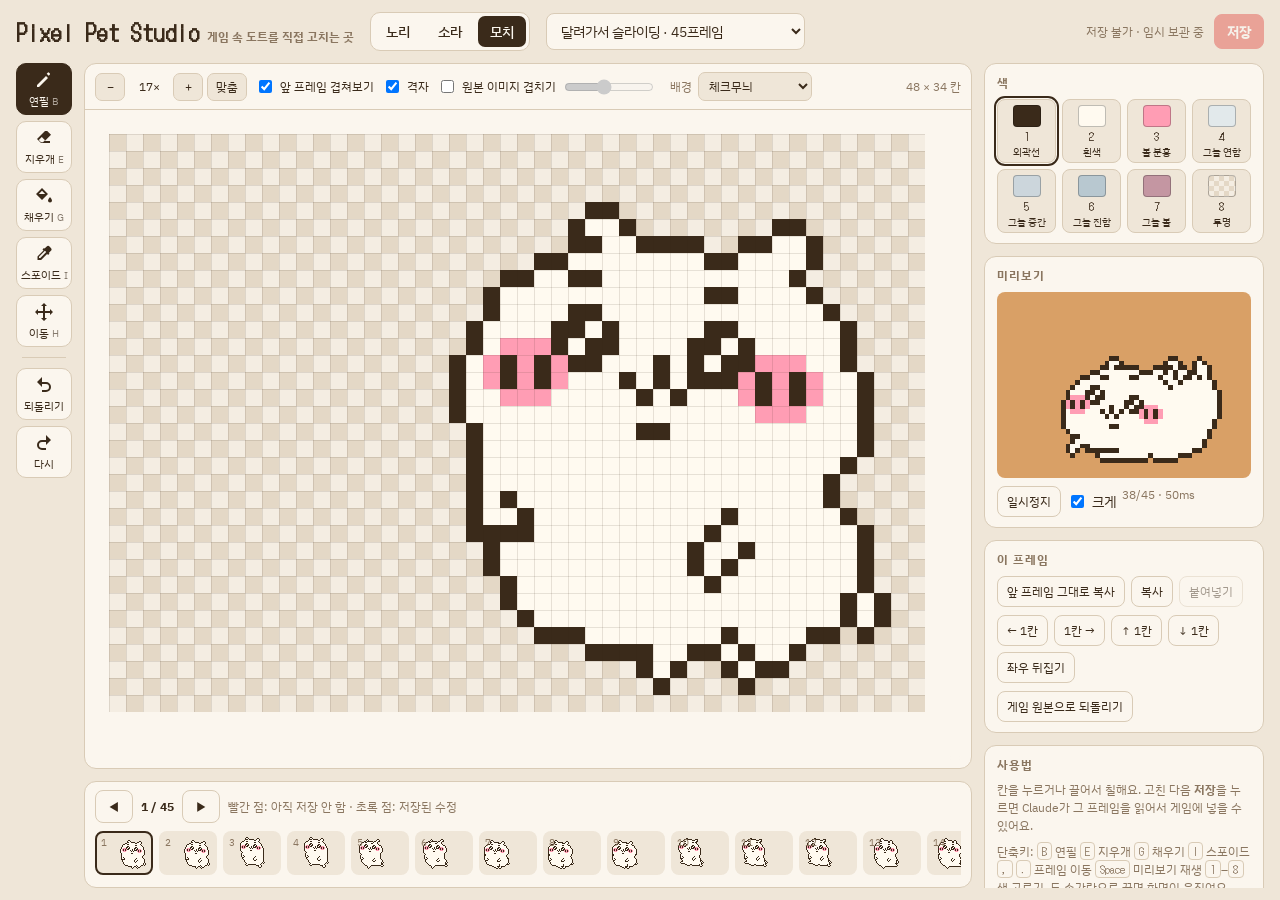
<file: prototype/studio/index.html>
<!doctype html><html><head><meta charset=utf8><meta name=viewport content="width=device-width,initial-scale=1,viewport-fit=cover"><style>:root{color-scheme:light;box-sizing:border-box;padding-top:env(safe-area-inset-top,0px);padding-bottom:env(safe-area-inset-bottom,0px)}html{scroll-padding-top:env(safe-area-inset-top,0px)}body{margin:0;padding:0;font:14px -apple-system,BlinkMacSystemFont,sans-serif;background:#fff;color:#000}img{max-width:100%}[hidden]:not([hidden=until-found i]){display:none!important}</style></head><body>
<title>Pixel Pet Studio</title>
<meta name="claude:viewport-fit-sides" content="cover">
<link rel="preconnect" href="https://fonts.googleapis.com">
<link rel="stylesheet" href="https://fonts.googleapis.com/css2?family=DotGothic16&family=IBM+Plex+Sans+KR:wght@400;500;700&display=swap">
<style>
/* Layout: a workbench — tool rail | canvas | side panel, frame strip under the canvas; stacks on phones */
:root {
  --bg: #efe6d8;          /* workbench paper */
  --panel: #fbf6ee;
  --line: #d9cbb6;
  --ink: #3a2a1a;         /* the pets' outline brown */
  --muted: #8a7660;
  --accent: #e2504a;      /* game red */
  --accent-ink: #ffffff;
  --sel: #3a2a1a;
  --check-a: #f4ede2; --check-b: #e4d8c6;
  --wood: #d9a066;
  --ok: #4f9a45;
  --font-ui: "IBM Plex Sans KR", system-ui, -apple-system, "Apple SD Gothic Neo", sans-serif;
  --font-pixel: "DotGothic16", "IBM Plex Sans KR", monospace;
}
@media (prefers-color-scheme: dark) { :root:not([data-theme="light"]) {
  --bg: #1d1712; --panel: #29211a; --line: #45382b; --ink: #f1e4d1; --muted: #a8957d;
  --accent: #ff7466; --accent-ink: #1d1712; --sel: #f1e4d1;
  --check-a: #3a3027; --check-b: #2f261e; --wood: #8c623a; --ok: #7cc56e; color-scheme: dark } }
:root[data-theme="dark"] {
  --bg: #1d1712; --panel: #29211a; --line: #45382b; --ink: #f1e4d1; --muted: #a8957d;
  --accent: #ff7466; --accent-ink: #1d1712; --sel: #f1e4d1;
  --check-a: #3a3027; --check-b: #2f261e; --wood: #8c623a; --ok: #7cc56e; color-scheme: dark }

html, body { height: 100%; }
body { background: var(--bg); color: var(--ink); font-family: var(--font-ui); font-size: 14px;
  padding-left: max(16px, env(safe-area-inset-left, 0px)); padding-right: max(16px, env(safe-area-inset-right, 0px));
  padding-block: 12px; box-sizing: border-box; }
* { box-sizing: border-box; }
button, select { font: inherit; color: inherit; }
button { cursor: pointer; }
:focus-visible { outline: 2px solid var(--accent); outline-offset: 2px; }

.app { display: grid; gap: 12px; grid-template-columns: 56px minmax(0, 1fr) 280px; grid-template-rows: auto minmax(0, 1fr) auto;
  grid-template-areas: "head head head" "tools stage side" "tools strip side"; height: 100%; max-width: 1400px; margin: 0 auto; }
header { grid-area: head; display: flex; flex-wrap: wrap; align-items: center; gap: 10px 16px; }
.brand { font-family: var(--font-pixel); font-size: 22px; letter-spacing: 0.02em; margin: 0; line-height: 1; }
.brand small { font-family: var(--font-ui); font-size: 12px; color: var(--muted); margin-left: 8px; letter-spacing: 0; }
.pets { display: flex; gap: 4px; background: var(--panel); border: 1px solid var(--line); border-radius: 10px; padding: 3px; }
.pets button { border: 0; background: transparent; padding: 6px 12px; border-radius: 7px; font-weight: 500; }
.pets button[aria-pressed="true"] { background: var(--ink); color: var(--panel); }
#setSel { padding: 7px 10px; border-radius: 8px; border: 1px solid var(--line); background: var(--panel); min-width: 0; max-width: 100%; }
.grow { flex: 1 1 auto; }
.save { display: flex; align-items: center; gap: 10px; }
#status { font-size: 12px; color: var(--muted); }
#status.dirty { color: var(--accent); }
#status.ok { color: var(--ok); }
.btn { border: 1px solid var(--line); background: var(--panel); padding: 7px 12px; border-radius: 8px; }
.btn:hover { border-color: var(--ink); }
.btn.primary { background: var(--accent); color: var(--accent-ink); border-color: var(--accent); font-weight: 700; }
.btn:disabled { opacity: 0.45; cursor: default; }

.tools { grid-area: tools; display: flex; flex-direction: column; gap: 6px; }
.tool { width: 56px; height: 52px; border: 1px solid var(--line); background: var(--panel); border-radius: 10px;
  display: grid; place-items: center; gap: 0; font-size: 11px; padding: 4px 0; }
.tool svg { width: 20px; height: 20px; }
.tool[aria-pressed="true"] { background: var(--ink); color: var(--panel); border-color: var(--ink); }
.tool .k { font-size: 10px; opacity: 0.6; }
.sep { height: 1px; background: var(--line); margin: 4px 6px; }

.stage { grid-area: stage; position: relative; background: var(--panel); border: 1px solid var(--line); border-radius: 12px; overflow: hidden; display: flex; flex-direction: column; min-height: 300px; }
.stagebar { display: flex; flex-wrap: wrap; align-items: center; gap: 8px; padding: 8px 10px; border-bottom: 1px solid var(--line); font-size: 12px; }
.stagebar .lbl { color: var(--muted); }
.zoom { display: flex; align-items: center; gap: 4px; }
.zoom button { width: 30px; height: 28px; border-radius: 7px; border: 1px solid var(--line); background: var(--bg); }
#zoomVal { min-width: 40px; text-align: center; font-variant-numeric: tabular-nums; }
.chk { display: inline-flex; align-items: center; gap: 5px; }
#scroller { flex: 1 1 auto; overflow: auto; position: relative; touch-action: none; }
#scroller.can-pan { cursor: grab; }
#cv { display: block; margin: 24px; image-rendering: pixelated; touch-action: none; }
#cursorInfo { position: absolute; right: 10px; bottom: 8px; font-size: 11px; color: var(--muted); font-variant-numeric: tabular-nums; pointer-events: none; background: var(--panel); padding: 2px 6px; border-radius: 6px; }

.strip { grid-area: strip; background: var(--panel); border: 1px solid var(--line); border-radius: 12px; padding: 8px 10px; display: flex; flex-direction: column; gap: 8px; min-width: 0; }
.striphead { display: flex; flex-wrap: wrap; align-items: center; gap: 8px; font-size: 12px; }
.striphead b { font-variant-numeric: tabular-nums; }
.frames { display: flex; gap: 6px; overflow-x: auto; padding-bottom: 4px; }
.fr { flex: 0 0 auto; position: relative; border: 2px solid transparent; border-radius: 8px; padding: 3px; background: var(--bg); }
.fr canvas { display: block; image-rendering: pixelated; }
.fr span { position: absolute; left: 4px; top: 2px; font-size: 10px; color: var(--muted); font-variant-numeric: tabular-nums; }
.fr[aria-current="true"] { border-color: var(--ink); }
.fr.edited::after { content: ""; position: absolute; right: 4px; top: 4px; width: 7px; height: 7px; border-radius: 50%; background: var(--accent); }
.fr.saved::after { content: ""; position: absolute; right: 4px; top: 4px; width: 7px; height: 7px; border-radius: 50%; background: var(--ok); }

.side { grid-area: side; display: flex; flex-direction: column; gap: 12px; min-width: 0; overflow-y: auto; }
.card { background: var(--panel); border: 1px solid var(--line); border-radius: 12px; padding: 10px 12px; display: flex; flex-direction: column; gap: 8px; }
.card h2 { margin: 0; font-size: 12px; text-transform: uppercase; letter-spacing: 0.08em; color: var(--muted); font-weight: 700; }
.swatches { display: grid; grid-template-columns: repeat(4, 1fr); gap: 6px; }
.sw { border: 1px solid var(--line); border-radius: 8px; padding: 5px 4px 4px; background: var(--bg); display: grid; justify-items: center; gap: 3px; font-size: 10px; line-height: 1.2; text-align: center; }
.sw i { width: 28px; height: 22px; border-radius: 4px; border: 1px solid rgba(0,0,0,.25); display: block; }
.sw i.clear { background: repeating-conic-gradient(var(--check-a) 0 25%, var(--check-b) 0 50%) 0 0/10px 10px; }
.sw[aria-pressed="true"] { outline: 2px solid var(--ink); outline-offset: 1px; }
.sw .key { font-family: var(--font-pixel); font-size: 11px; }
.prevbox { background: var(--wood); border-radius: 8px; display: grid; place-items: center; padding: 10px; min-height: 140px; overflow: hidden; }
#pv { image-rendering: pixelated; max-width: 100%; }
.row { display: flex; flex-wrap: wrap; gap: 6px; }
.row .btn { padding: 6px 9px; font-size: 12px; }
.bgctl { display: inline-flex; align-items: center; gap: 6px; }
#bgSel { padding: 4px 6px; border-radius: 7px; border: 1px solid var(--line); background: var(--bg); }
#bgPick { width: 32px; height: 26px; padding: 0; border: 1px solid var(--line); border-radius: 6px; background: none; }
.refctl { display: inline-flex; align-items: center; gap: 6px; }
#refOp { width: 90px; accent-color: var(--accent); }
.minipal { display: none; gap: 6px; flex-wrap: wrap; width: 100%; }
.minipal button { width: 34px; height: 34px; border-radius: 8px; border: 1px solid var(--line); padding: 3px; background: var(--bg); }
.minipal button i { display: block; width: 100%; height: 100%; border-radius: 5px; }
.minipal button i.clear { background: repeating-conic-gradient(var(--check-a) 0 25%, var(--check-b) 0 50%) 0 0/10px 10px; }
.minipal button[aria-pressed="true"] { outline: 2px solid var(--ink); outline-offset: 1px; }
.hint { font-size: 12px; color: var(--muted); line-height: 1.5; margin: 0; }
.kbd { font-family: var(--font-pixel); font-size: 11px; border: 1px solid var(--line); border-radius: 4px; padding: 0 4px; }
#notice { font-size: 12px; line-height: 1.5; color: var(--accent); margin: 0; }

@media (max-width: 900px) {
  body { height: auto; }
  .app { grid-template-columns: minmax(0, 1fr); grid-template-rows: auto; height: auto;
    grid-template-areas: "head" "tools" "stage" "strip" "side"; }
  .tools { flex-direction: row; flex-wrap: wrap; }
  .sep { width: 1px; height: auto; margin: 4px 2px; }
  .stage { height: 62vh; }
  .side { overflow: visible; }
  .minipal { display: flex; }
}
@media (prefers-reduced-motion: reduce) { * { transition: none !important; } }
</style>

<div class="app">
  <header>
    <h1 class="brand">Pixel Pet Studio<small>게임 속 도트를 직접 고치는 곳</small></h1>
    <div class="pets" role="group" aria-label="펫">
      <button id="pet-nori" data-pet="nori">노리</button>
      <button id="pet-sora" data-pet="sora">소라</button>
      <button id="pet-mochi" data-pet="mochi">모치</button>
    </div>
    <select id="setSel" aria-label="모션"></select>
    <span class="grow"></span>
    <div class="save">
      <span id="status">불러오는 중…</span>
      <button class="btn primary" id="saveBtn" disabled>저장</button>
    </div>
  </header>

  <nav class="tools" aria-label="도구">
    <button class="tool" id="t-pen" data-tool="pen" title="연필 (B)"><svg viewBox="0 0 20 20" fill="currentColor"><path d="M3 15v2h2l9-9-2-2-9 9zm11.7-9.3 1-1a1 1 0 0 0 0-1.4l-.6-.6a1 1 0 0 0-1.4 0l-1 1 2 2z"/></svg><span>연필 <span class="k">B</span></span></button>
    <button class="tool" id="t-erase" data-tool="erase" title="지우개 (E)"><svg viewBox="0 0 20 20" fill="currentColor"><path d="M11 3 3 11l4 4h9v-2h-5.2L17 6.8 13.2 3H11zM7 14.2 4.8 12l3-3 3.2 3.2-2 2H7z"/></svg><span>지우개 <span class="k">E</span></span></button>
    <button class="tool" id="t-fill" data-tool="fill" title="채우기 (G)"><svg viewBox="0 0 20 20" fill="currentColor"><path d="M8 2 2 8l6 6 6-6-6-6zm0 2.8L11.2 8H4.8L8 4.8zM16 11s-2 2.3-2 3.6a2 2 0 0 0 4 0C18 13.3 16 11 16 11z"/></svg><span>채우기 <span class="k">G</span></span></button>
    <button class="tool" id="t-pick" data-tool="pick" title="스포이드 (I)"><svg viewBox="0 0 20 20" fill="currentColor"><path d="M15.5 2.5a2 2 0 0 0-2.8 0L10.6 4.6 9.9 4 8.5 5.4l1 1-6 6V16h3.6l6-6 1 1 1.4-1.4-.7-.7 2.1-2.1a2 2 0 0 0 0-2.8l-1.4-1.5zM6.3 14H5v-1.3l5.9-5.9 1.3 1.3L6.3 14z"/></svg><span>스포이드 <span class="k">I</span></span></button>
    <button class="tool" id="t-pan" data-tool="pan" title="이동 (H)"><svg viewBox="0 0 20 20" fill="currentColor"><path d="M10 1 7 4h2v5H4V7l-3 3 3 3v-2h5v5H7l3 3 3-3h-2v-5h5v2l3-3-3-3v2h-5V4h2l-3-3z"/></svg><span>이동 <span class="k">H</span></span></button>
    <div class="sep"></div>
    <button class="tool" id="t-undo" title="되돌리기 (Ctrl+Z)"><svg viewBox="0 0 20 20" fill="currentColor"><path d="M8 5V2L3 7l5 5V9h4a3 3 0 0 1 0 6H8v2h4a5 5 0 0 0 0-10H8z"/></svg><span>되돌리기</span></button>
    <button class="tool" id="t-redo" title="다시 (Ctrl+Shift+Z)"><svg viewBox="0 0 20 20" fill="currentColor"><path d="M12 5V2l5 5-5 5V9H8a3 3 0 0 0 0 6h4v2H8A5 5 0 0 1 8 7h4z"/></svg><span>다시</span></button>
  </nav>

  <section class="stage" aria-label="편집 화면">
    <div class="stagebar">
      <div class="zoom"><button id="zOut" aria-label="축소">−</button><span id="zoomVal">12×</span><button id="zIn" aria-label="확대">+</button><button id="zFit" style="width:auto;padding:0 8px">맞춤</button></div>
      <label class="chk"><input type="checkbox" id="onion" checked> 앞 프레임 겹쳐보기</label>
      <label class="chk"><input type="checkbox" id="gridOn" checked> 격자</label>
      <span class="refctl"><label class="chk"><input type="checkbox" id="refOn"> 원본 이미지 겹치기</label>
        <input type="range" id="refOp" min="10" max="90" value="45" aria-label="원본 이미지 진하기"><span id="refNote" class="lbl"></span></span>
      <span class="bgctl"><label for="bgSel" class="lbl">배경</label>
        <select id="bgSel">
          <option value="check">체크무늬</option>
          <option value="#d9a066">게임 바닥 (나무)</option>
          <option value="#f3e2bd">게임 벽</option>
          <option value="#f6b8c6">게임 러그</option>
          <option value="#ffffff">흰색</option>
          <option value="#9aa3ad">회색</option>
          <option value="#1f1a16">검정</option>
          <option value="custom">직접 고르기…</option>
        </select>
        <input type="color" id="bgPick" value="#7cc6e8" aria-label="배경색 고르기" hidden></span>
      <span class="grow"></span>
      <span class="lbl" id="sizeInfo"></span>
      <div class="minipal" id="miniPal" aria-label="색"></div>
    </div>
    <div id="scroller"><canvas id="cv"></canvas></div>
    <div id="cursorInfo"></div>
  </section>

  <section class="strip" aria-label="프레임">
    <div class="striphead">
      <button class="btn" id="prevF" aria-label="이전 프레임">◀</button>
      <b id="fInfo">1 / 1</b>
      <button class="btn" id="nextF" aria-label="다음 프레임">▶</button>
      <span class="hint">빨간 점: 아직 저장 안 함 · 초록 점: 저장된 수정</span>
    </div>
    <div class="frames" id="frames"></div>
  </section>

  <aside class="side">
    <div class="card">
      <h2>색</h2>
      <div class="swatches" id="swatches"></div>
    </div>
    <div class="card">
      <h2>미리보기</h2>
      <div class="prevbox"><canvas id="pv"></canvas></div>
      <div class="row">
        <button class="btn" id="playBtn">일시정지</button>
        <label class="chk"><input type="checkbox" id="pvBig" checked> 크게</label>
        <span class="hint" id="pvInfo"></span>
      </div>
    </div>
    <div class="card">
      <h2>이 프레임</h2>
      <div class="row">
        <button class="btn" id="copyPrev">앞 프레임 그대로 복사</button>
        <button class="btn" id="copyFr">복사</button>
        <button class="btn" id="pasteFr" disabled>붙여넣기</button>
      </div>
      <div class="row">
        <button class="btn" id="shL" aria-label="왼쪽으로 1칸">← 1칸</button>
        <button class="btn" id="shR" aria-label="오른쪽으로 1칸">1칸 →</button>
        <button class="btn" id="shU" aria-label="위로 1칸">↑ 1칸</button>
        <button class="btn" id="shD" aria-label="아래로 1칸">↓ 1칸</button>
        <button class="btn" id="flipH">좌우 뒤집기</button>
      </div>
      <div class="row">
        <button class="btn" id="revert">게임 원본으로 되돌리기</button>
      </div>
    </div>
    <div class="card">
      <h2>사용법</h2>
      <p class="hint">칸을 누르거나 끌어서 칠해요. 고친 다음 <b>저장</b>을 누르면 Claude가 그 프레임을 읽어서 게임에 넣을 수 있어요.</p>
      <p class="hint">단축키: <span class="kbd">B</span> 연필 <span class="kbd">E</span> 지우개 <span class="kbd">G</span> 채우기 <span class="kbd">I</span> 스포이드 <span class="kbd">,</span> <span class="kbd">.</span> 프레임 이동 <span class="kbd">Space</span> 미리보기 재생 <span class="kbd">1</span>–<span class="kbd">8</span> 색 고르기. 두 손가락으로 끌면 화면이 움직여요.</p>
      <p id="notice" hidden></p>
    </div>
  </aside>
</div>

<script>
(() => {
  const $ = id => document.getElementById(id);
  const store = { get(k) { try { return localStorage.getItem(k); } catch (e) { return null; } },
                  set(k, v) { try { localStorage.setItem(k, v); } catch (e) {} } };
  let DATA = null, SET = null, frames = [], orig = [], saved = {}, F = 0, tool = "pen", color = "K";
  const work = {};                    // per set: {frames, dirty:Set} kept while switching sets
  const hist = {};                    // undo stacks per set/frame
  let zoom = 12, onion = true, gridOn = true, clip = null;
  let db = null, unsub = null;
  let REFS = {}, refOn = false, refOp = 0.45; const refImg = {};
  let bgMode = "check";                // "check" or a colour for the empty (transparent) cells
  try { bgMode = store.get("pps.bg") || "check"; } catch (e) {}
  const cv = $("cv"), ctx = cv.getContext("2d"), scroller = $("scroller");

  /* ---------- data ---------- */
  fetch("refs.json").then(r => r.json()).then(d => { REFS = d; if (SET) { refUI(); drawEditor(); } }).catch(() => {});
  try { refOn = store.get("pps.refOn") === "1"; refOp = +(store.get("pps.refOp") || 45) / 100; } catch (e) {}
  fetch("anims.json").then(r => r.json()).then(d => { DATA = d; boot(); })
    .catch(() => { $("status").textContent = "모션 데이터를 불러오지 못했어요. 새로고침해 주세요."; });

  function cssVar(n) { return getComputedStyle(document.documentElement).getPropertyValue(n).trim(); }
  const pal = () => DATA.pals[SET.pet];

  function boot() {
    document.querySelectorAll(".pets button").forEach(b => b.onclick = () => pickPet(b.dataset.pet));
    $("setSel").onchange = () => openSet($("setSel").value);
    const last = store.get("pps.set");
    const s = DATA.sets.find(x => x.key === last) || DATA.sets.find(x => x.key === "mochi-dash");
    pickPet(s.pet, s.key);
    window.claude?.use?.("db").then(d => { db = d; if (!db) noDb(); else subscribe(); }).catch(noDb);
  }
  function noDb() {
    db = null;
    const n = $("notice"); n.hidden = false;
    n.textContent = "이 화면에서는 저장이 안 돼요. 로그인한 상태로 Claude 앱이나 claude.ai에서 열면 저장할 수 있어요. 지금 고친 내용은 이 브라우저에만 임시로 남아요.";
    setStatus();
  }

  function pickPet(pet, key) {
    document.querySelectorAll(".pets button").forEach(b => b.setAttribute("aria-pressed", b.dataset.pet === pet));
    const sel = $("setSel"); sel.innerHTML = "";
    DATA.sets.filter(s => s.pet === pet).forEach(s => {
      const o = document.createElement("option"); o.value = s.key;
      o.textContent = `${s.name} · ${s.frames.length}프레임`; sel.appendChild(o);
    });
    const k = key || DATA.sets.find(s => s.pet === pet && s.frames.length > 1).key;
    sel.value = k; openSet(k);
  }

  function openSet(key) {
    SET = DATA.sets.find(s => s.key === key); store.set("pps.set", key);
    orig = SET.frames.map(g => g.map(r => r.split("")));
    if (!work[key]) {
      let draft = null; try { draft = JSON.parse(store.get("pps.draft." + key) || "null"); } catch (e) {}
      const fr = orig.map(g => g.map(r => r.slice()));
      const dirty = new Set();
      if (draft) for (const i in draft) { if (fr[i]) { fr[i] = draft[i].map(r => r.split("")); dirty.add(+i); } }
      work[key] = { frames: fr, dirty };
    }
    frames = work[key].frames; saved = {};
    F = Math.min(F, frames.length - 1); if (F < 0) F = 0;
    const H = frames[0].length, W = frames[0][0].length;
    $("sizeInfo").textContent = `${W} × ${H} 칸`;
    buildSwatches(); fitZoom(); buildStrip(); refUI(); drawAll(); subscribe(); setStatus(); restartPreview();
  }

  /* ---------- saved edits from the shared store ---------- */
  function subscribe() {
    if (unsub) { unsub(); unsub = null; }
    if (!db || !SET) return;
    const key = SET.key;
    unsub = db.collection("anims/" + key + "/frames").onSnapshot(snap => {
      if (!SET || SET.key !== key) return;
      const w = work[key]; saved = {};
      snap.docs.forEach(d => {
        const b = d.data(); const i = +d.id;
        if (!b || !Array.isArray(b.rows) || !frames[i]) return;
        saved[i] = b.rows;
        if (!w.dirty.has(i)) w.frames[i] = b.rows.map(r => r.split(""));
      });
      buildStrip(); drawAll(); setStatus();
    }, () => { $("status").textContent = "저장된 수정을 불러오지 못했어요"; });
  }

  /* ---------- palette ---------- */
  function buildSwatches() {
    const el = $("swatches"); el.innerHTML = "";
    const keys = Object.keys(pal()).concat("B");
    if (!keys.includes(color)) color = "K";
    keys.forEach((k, n) => {
      const b = document.createElement("button"); b.className = "sw"; b.id = "sw-" + k;
      const name = k === "B" ? "투명" : (DATA.names[k] || k);
      b.innerHTML = `<i class="${k === "B" ? "clear" : ""}" style="${k === "B" ? "" : "background:" + pal()[k]}"></i><span class="key">${n + 1}</span><span>${name}</span>`;
      b.title = `${name} (${n + 1})`;
      b.setAttribute("aria-pressed", k === color);
      b.onclick = () => setColor(k);
      el.appendChild(b);
    });
    const mp = $("miniPal"); mp.innerHTML = "";
    keys.forEach(k => {
      const b = document.createElement("button"); b.id = "mp-" + k; b.title = k === "B" ? "투명" : (DATA.names[k] || k);
      b.setAttribute("aria-label", b.title); b.setAttribute("aria-pressed", k === color);
      b.innerHTML = `<i class="${k === "B" ? "clear" : ""}" style="${k === "B" ? "" : "background:" + pal()[k]}"></i>`;
      b.onclick = () => setColor(k); mp.appendChild(b);
    });
  }
  function setColor(k) {
    color = k; if (tool === "erase" || tool === "pick" || tool === "pan") setTool("pen");
    document.querySelectorAll(".sw").forEach(b => b.setAttribute("aria-pressed", b.id === "sw-" + k));
    document.querySelectorAll(".minipal button").forEach(b => b.setAttribute("aria-pressed", b.id === "mp-" + k));
  }
  function setTool(t) {
    tool = t; document.querySelectorAll(".tool[data-tool]").forEach(b => b.setAttribute("aria-pressed", b.dataset.tool === t));
    scroller.classList.toggle("can-pan", t === "pan");
  }
  document.querySelectorAll(".tool[data-tool]").forEach(b => b.onclick = () => setTool(b.dataset.tool));
  setTool("pen");

  /* ---------- drawing the editor ---------- */
  function fitZoom() {
    const H = frames[0].length, W = frames[0][0].length;
    const aw = scroller.clientWidth - 48, ah = scroller.clientHeight - 48;
    zoom = Math.max(2, Math.min(24, Math.floor(Math.min(aw / W, ah / H)) || 8));
    $("zoomVal").textContent = zoom + "×";
  }
  function drawAll() { drawEditor(); drawThumb(F); }
  function drawEditor() {
    if (!frames.length) return;
    const g = frames[F], H = g.length, W = g[0].length, z = zoom, dpr = window.devicePixelRatio || 1;
    cv.width = W * z * dpr; cv.height = H * z * dpr; cv.style.width = W * z + "px"; cv.style.height = H * z + "px";
    ctx.setTransform(dpr, 0, 0, dpr, 0, 0); ctx.imageSmoothingEnabled = false;
    const ca = cssVar("--check-a"), cb = cssVar("--check-b"), P = pal();
    for (let y = 0; y < H; y++) for (let x = 0; x < W; x++) {
      const c = g[y][x];
      ctx.fillStyle = c === "B" || !P[c] ? (bgMode === "check" ? ((x + y) % 2 ? ca : cb) : bgMode) : P[c];
      ctx.fillRect(x * z, y * z, z, z);
    }
    const R = REFS[SET.key];
    if (refOn && R && R.tr[F]) {                   // the source image this frame was drawn from, on top at the chosen strength
      const im = refImg[SET.key];
      if (im && im.complete && im.naturalWidth) {
        const [x0, y0, cw, ch] = R.crop, [ox, oy, flip] = R.tr[F], S = R.S;
        const sx = (F % R.cols) * cw, sy = Math.floor(F / R.cols) * ch;
        const dx = (x0 / S + ox) * z, dy = (y0 / S + oy) * z, dw = cw / S * z, dh = ch / S * z;
        ctx.save(); ctx.globalAlpha = refOp; ctx.imageSmoothingEnabled = true;
        if (flip) { ctx.translate((R.srcW / S + 2 * ox) * z, 0); ctx.scale(-1, 1); }
        ctx.drawImage(im, sx, sy, cw, ch, dx, dy, dw, dh); ctx.restore();
      }
    }
    if (onion && F > 0) {                          // the previous frame, faint, where this one is empty
      const pg = frames[F - 1]; ctx.globalAlpha = 0.28;
      for (let y = 0; y < H; y++) for (let x = 0; x < W; x++) {
        const c = pg[y] && pg[y][x];
        if (c && c !== "B" && g[y][x] === "B") { ctx.fillStyle = P[c] || "#000"; ctx.fillRect(x * z, y * z, z, z); }
      }
      ctx.globalAlpha = 1;
    }
    if (gridOn && z >= 6) {
      ctx.strokeStyle = "rgba(58,42,26,0.12)"; ctx.lineWidth = 1; ctx.beginPath();
      for (let x = 0; x <= W; x++) { ctx.moveTo(x * z + 0.5, 0); ctx.lineTo(x * z + 0.5, H * z); }
      for (let y = 0; y <= H; y++) { ctx.moveTo(0, y * z + 0.5); ctx.lineTo(W * z, y * z + 0.5); }
      ctx.stroke();
    }
    $("fInfo").textContent = `${F + 1} / ${frames.length}`;
  }

  /* ---------- background colour behind the empty cells ---------- */
  function applyBg() {
    const sel = $("bgSel"), pick = $("bgPick");
    const preset = [...sel.options].some(o => o.value === bgMode);
    sel.value = preset ? bgMode : "custom";
    pick.hidden = sel.value !== "custom";
    if (!preset && bgMode !== "check") pick.value = bgMode;
    document.querySelector(".prevbox").style.background = bgMode === "check" ? "" : bgMode;
  }
  $("bgSel").onchange = e => {
    const v = e.target.value;
    bgMode = v === "custom" ? $("bgPick").value : v;
    store.set("pps.bg", bgMode); applyBg(); drawEditor();
  };
  $("bgPick").oninput = e => { bgMode = e.target.value; store.set("pps.bg", bgMode); applyBg(); drawEditor(); };
  applyBg();

  /* ---------- source image overlay ---------- */
  function refUI() {
    const R = SET && REFS[SET.key], cb = $("refOn");
    cb.checked = refOn; cb.disabled = !R; $("refOp").disabled = !R || !refOn; $("refOp").value = Math.round(refOp * 100);
    $("refNote").textContent = R ? "" : "(이 모션은 원본 이미지가 없어요)";
    if (R && !refImg[SET.key]) { const im = new Image(); im.onload = () => drawEditor(); im.src = R.file; refImg[SET.key] = im; }
  }
  $("refOn").onchange = e => { refOn = e.target.checked; store.set("pps.refOn", refOn ? "1" : "0"); refUI(); drawEditor(); };
  $("refOp").oninput = e => { refOp = e.target.value / 100; store.set("pps.refOp", e.target.value); drawEditor(); };

  /* ---------- frame strip ---------- */
  function buildStrip() {
    const el = $("frames"); el.innerHTML = "";
    const H = frames[0].length, W = frames[0][0].length, s = Math.max(1, Math.min(3, Math.floor(64 / Math.max(W, H))));
    frames.forEach((g, i) => {
      const b = document.createElement("button"); b.className = "fr"; b.id = "fr-" + i;
      b.setAttribute("aria-label", `프레임 ${i + 1}`);
      const c = document.createElement("canvas"); c.width = W * s; c.height = H * s; c.style.width = W * s + "px";
      b.appendChild(c); const n = document.createElement("span"); n.textContent = i + 1; b.appendChild(n);
      b.onclick = () => goFrame(i); el.appendChild(b);
    });
    frames.forEach((_, i) => drawThumb(i)); markStrip();
  }
  function drawThumb(i) {
    const b = $("fr-" + i); if (!b) return;
    const c = b.querySelector("canvas"), x = c.getContext("2d"), g = frames[i], P = pal();
    const s = c.width / g[0].length; x.clearRect(0, 0, c.width, c.height);
    for (let yy = 0; yy < g.length; yy++) for (let xx = 0; xx < g[0].length; xx++) {
      const k = g[yy][xx]; if (k !== "B" && P[k]) { x.fillStyle = P[k]; x.fillRect(xx * s, yy * s, s, s); }
    }
    markStrip();
  }
  function markStrip() {
    const w = work[SET.key];
    frames.forEach((_, i) => {
      const b = $("fr-" + i); if (!b) return;
      b.setAttribute("aria-current", i === F);
      b.classList.toggle("edited", w.dirty.has(i));
      b.classList.toggle("saved", !w.dirty.has(i) && saved[i] !== undefined);
    });
  }
  function goFrame(i) {
    F = (i + frames.length) % frames.length; drawEditor(); markStrip();
    const b = $("fr-" + F); b && b.scrollIntoView({ block: "nearest", inline: "nearest" });
  }
  $("prevF").onclick = () => goFrame(F - 1);
  $("nextF").onclick = () => goFrame(F + 1);

  /* ---------- editing ---------- */
  const hkey = () => SET.key + ":" + F;
  function snapshot() {
    const h = hist[hkey()] || (hist[hkey()] = { u: [], r: [] });
    h.u.push(frames[F].map(r => r.join(""))); if (h.u.length > 80) h.u.shift(); h.r.length = 0;
  }
  function restore(from, to) {
    const h = hist[hkey()]; if (!h || !h[from].length) return;
    h[to].push(frames[F].map(r => r.join("")));
    frames[F] = h[from].pop().map(r => r.split("")); changed();
  }
  $("t-undo").onclick = () => restore("u", "r");
  $("t-redo").onclick = () => restore("r", "u");

  let draftTimer = null;
  function changed() {
    const w = work[SET.key], cur = frames[F].map(r => r.join(""));
    const base = saved[F] || orig[F].map(r => r.join(""));
    if (cur.join("\n") === base.join("\n")) w.dirty.delete(F); else w.dirty.add(F);
    drawAll(); setStatus();
    clearTimeout(draftTimer);
    draftTimer = setTimeout(() => {                 // unsaved work survives a reload in this browser
      const d = {}; w.dirty.forEach(i => d[i] = frames[i].map(r => r.join("")));
      store.set("pps.draft." + SET.key, JSON.stringify(d));
    }, 400);
  }
  function cellAt(e) {
    const r = cv.getBoundingClientRect();
    return [Math.floor((e.clientX - r.left) / zoom), Math.floor((e.clientY - r.top) / zoom)];
  }
  function inside(x, y) { return y >= 0 && y < frames[F].length && x >= 0 && x < frames[F][0].length; }
  function plot(x, y) {
    if (!inside(x, y)) return;
    frames[F][y][x] = tool === "erase" ? "B" : color;
  }
  function line(x0, y0, x1, y1) {
    const dx = Math.abs(x1 - x0), dy = -Math.abs(y1 - y0), sx = x0 < x1 ? 1 : -1, sy = y0 < y1 ? 1 : -1; let err = dx + dy;
    for (;;) { plot(x0, y0); if (x0 === x1 && y0 === y1) break; const e2 = 2 * err; if (e2 >= dy) { err += dy; x0 += sx; } if (e2 <= dx) { err += dx; y0 += sy; } }
  }
  function fill(x, y) {
    const g = frames[F], from = g[y][x], to = color; if (from === to) return;
    const st = [[x, y]];
    while (st.length) { const [a, b] = st.pop(); if (!inside(a, b) || g[b][a] !== from) continue; g[b][a] = to; st.push([a + 1, b], [a - 1, b], [a, b + 1], [a, b - 1]); }
  }

  let drawing = null; const pointers = new Map(); let panStart = null;
  cv.addEventListener("pointerdown", e => {
    pointers.set(e.pointerId, e);
    if (pointers.size === 2 || tool === "pan") { startPan(e); return; }
    const [x, y] = cellAt(e); if (!inside(x, y)) return;
    cv.setPointerCapture(e.pointerId);
    if (tool === "pick") { const c = frames[F][y][x]; setColor(c); return; }
    snapshot();
    if (tool === "fill") { fill(x, y); changed(); return; }
    drawing = { x, y, id: e.pointerId }; plot(x, y); drawEditor();
  });
  cv.addEventListener("pointermove", e => {
    const [x, y] = cellAt(e);
    $("cursorInfo").textContent = inside(x, y) ? `x ${x}  y ${y}` : "";
    if (pointers.has(e.pointerId)) pointers.set(e.pointerId, e);
    if (panStart) { doPan(); return; }
    if (!drawing || drawing.id !== e.pointerId) return;
    line(drawing.x, drawing.y, x, y); drawing.x = x; drawing.y = y; drawEditor();
  });
  const endPtr = e => {
    pointers.delete(e.pointerId);
    if (panStart && pointers.size === 0) panStart = null;
    if (drawing && drawing.id === e.pointerId) { drawing = null; changed(); }
  };
  cv.addEventListener("pointerup", endPtr); cv.addEventListener("pointercancel", endPtr);
  scroller.addEventListener("pointerdown", e => { if (e.target === scroller && tool === "pan") { pointers.set(e.pointerId, e); startPan(e); } });
  scroller.addEventListener("pointermove", e => { if (e.target === scroller && pointers.has(e.pointerId)) { pointers.set(e.pointerId, e); if (panStart) doPan(); } });
  scroller.addEventListener("pointerup", endPtr); scroller.addEventListener("pointercancel", endPtr);
  function centroid() { let x = 0, y = 0; pointers.forEach(p => { x += p.clientX; y += p.clientY; }); return [x / pointers.size, y / pointers.size]; }
  function startPan() {
    if (drawing) { restore("u", "r"); hist[hkey()].r.pop(); drawing = null; }   // a second finger cancels the stroke
    const [x, y] = centroid(); panStart = { x, y, sl: scroller.scrollLeft, st: scroller.scrollTop };
  }
  function doPan() { const [x, y] = centroid(); scroller.scrollLeft = panStart.sl - (x - panStart.x); scroller.scrollTop = panStart.st - (y - panStart.y); }

  /* ---------- frame actions ---------- */
  function edit(fn) { snapshot(); fn(frames[F]); changed(); }
  const blank = (H, W) => Array.from({ length: H }, () => Array(W).fill("B"));
  $("copyPrev").onclick = () => { if (F > 0) edit(g => { const p = frames[F - 1]; for (let y = 0; y < g.length; y++) g[y] = p[y].slice(); }); };
  $("copyFr").onclick = () => { clip = frames[F].map(r => r.slice()); $("pasteFr").disabled = false; };
  $("pasteFr").onclick = () => { if (clip && clip.length === frames[F].length && clip[0].length === frames[F][0].length) edit(g => { for (let y = 0; y < g.length; y++) g[y] = clip[y].slice(); }); };
  function shift(dx, dy) { edit(g => { const H = g.length, W = g[0].length, n = blank(H, W);
    for (let y = 0; y < H; y++) for (let x = 0; x < W; x++) { const ty = y + dy, tx = x + dx; if (ty >= 0 && ty < H && tx >= 0 && tx < W) n[ty][tx] = g[y][x]; }
    for (let y = 0; y < H; y++) g[y] = n[y]; }); }
  $("shL").onclick = () => shift(-1, 0); $("shR").onclick = () => shift(1, 0);
  $("shU").onclick = () => shift(0, -1); $("shD").onclick = () => shift(0, 1);
  $("flipH").onclick = () => edit(g => g.forEach(r => r.reverse()));
  $("revert").onclick = () => edit(g => { const o = orig[F]; for (let y = 0; y < g.length; y++) g[y] = o[y].slice(); });

  /* ---------- zoom / toggles ---------- */
  $("zIn").onclick = () => { zoom = Math.min(40, zoom + 2); $("zoomVal").textContent = zoom + "×"; drawEditor(); };
  $("zOut").onclick = () => { zoom = Math.max(2, zoom - 2); $("zoomVal").textContent = zoom + "×"; drawEditor(); };
  $("zFit").onclick = () => { fitZoom(); drawEditor(); };
  $("onion").onchange = e => { onion = e.target.checked; drawEditor(); };
  $("gridOn").onchange = e => { gridOn = e.target.checked; drawEditor(); };

  /* ---------- preview ---------- */
  const pv = $("pv"), pctx = pv.getContext("2d"); let playing = true, pf = 0, ptimer = null;
  function restartPreview() { pf = 0; clearTimeout(ptimer); tick(); }
  function tick() {
    if (!SET) return;
    drawPreview(playing ? pf : F);
    $("pvInfo").textContent = `${(playing ? pf : F) + 1}/${frames.length} · ${SET.ms[playing ? pf : F]}ms`;
    if (playing) { const ms = SET.ms[pf] || 100; pf = (pf + 1) % frames.length; ptimer = setTimeout(tick, ms); }
  }
  function drawPreview(i) {
    const g = frames[i], H = g.length, W = g[0].length, P = pal();
    const big = $("pvBig").checked, s = big ? Math.max(1, Math.floor(240 / Math.max(W, H))) : 1;
    if (pv.width !== W * s || pv.height !== H * s) { pv.width = W * s; pv.height = H * s; }
    pv.style.width = W * s + "px";
    pctx.clearRect(0, 0, pv.width, pv.height);
    for (let y = 0; y < H; y++) for (let x = 0; x < W; x++) { const k = g[y][x]; if (k !== "B" && P[k]) { pctx.fillStyle = P[k]; pctx.fillRect(x * s, y * s, s, s); } }
  }
  $("playBtn").onclick = () => { playing = !playing; $("playBtn").textContent = playing ? "일시정지" : "재생"; clearTimeout(ptimer); tick(); };
  $("pvBig").onchange = () => { clearTimeout(ptimer); tick(); };

  /* ---------- save ---------- */
  function setStatus() {
    if (!SET) return;
    const w = work[SET.key], n = w.dirty.size, s = Object.keys(saved).length, st = $("status");
    $("saveBtn").disabled = !db || n === 0;
    st.className = n ? "dirty" : (s ? "ok" : "");
    st.textContent = n ? `저장 안 한 프레임 ${n}개` : s ? `저장된 수정 ${s}프레임` : (db ? "게임 원본 그대로" : "저장 불가 · 임시 보관 중");
  }
  $("saveBtn").onclick = async () => {
    if (!db) return;
    const key = SET.key, w = work[key], list = [...w.dirty].sort((a, b) => a - b);
    $("saveBtn").disabled = true; $("status").textContent = "저장 중…";
    try {
      for (const i of list) {
        const rows = w.frames[i].map(r => r.join(""));
        const ref = db.collection("anims/" + key + "/frames").doc(String(i).padStart(3, "0"));
        if (rows.join("\n") === orig[i].map(r => r.join("")).join("\n")) await ref.delete();   // back to the original: drop the edit
        else await ref.set({ rows, set: key, frame: i, w: rows[0].length, h: rows.length, at: Date.now() });
        w.dirty.delete(i);
      }
      store.set("pps.draft." + key, "{}");
      setStatus(); markStrip();
      $("status").className = "ok"; $("status").textContent = `저장했어요 · ${list.length}프레임`;
    } catch (e) {
      $("status").className = "dirty";
      $("status").textContent = e && e.code === "quota_exceeded" ? "저장 공간이 가득 찼어요" : "저장하지 못했어요. 다시 눌러 주세요.";
      $("saveBtn").disabled = false;
    }
  };

  /* ---------- keys ---------- */
  addEventListener("keydown", e => {
    if (e.target.tagName === "SELECT" || e.target.tagName === "INPUT") return;
    const k = e.key.toLowerCase();
    if ((e.ctrlKey || e.metaKey) && k === "z") { e.preventDefault(); e.shiftKey ? restore("r", "u") : restore("u", "r"); return; }
    if ((e.ctrlKey || e.metaKey) && k === "s") { e.preventDefault(); $("saveBtn").click(); return; }
    if (e.ctrlKey || e.metaKey || e.altKey) return;
    if (k === "b") setTool("pen"); else if (k === "e") setTool("erase"); else if (k === "g") setTool("fill");
    else if (k === "i") setTool("pick"); else if (k === "h") setTool("pan");
    else if (k === ",") goFrame(F - 1); else if (k === ".") goFrame(F + 1);
    else if (k === " ") { e.preventDefault(); $("playBtn").click(); }
    else if (/^[1-9]$/.test(k)) { const keys = Object.keys(pal()).concat("B"); const c = keys[+k - 1]; if (c) setColor(c); }
  });
  addEventListener("resize", () => { if (SET) drawEditor(); });
  matchMedia("(prefers-color-scheme: dark)").addEventListener?.("change", () => SET && drawEditor());
})();
</script>

</body></html>
</file>
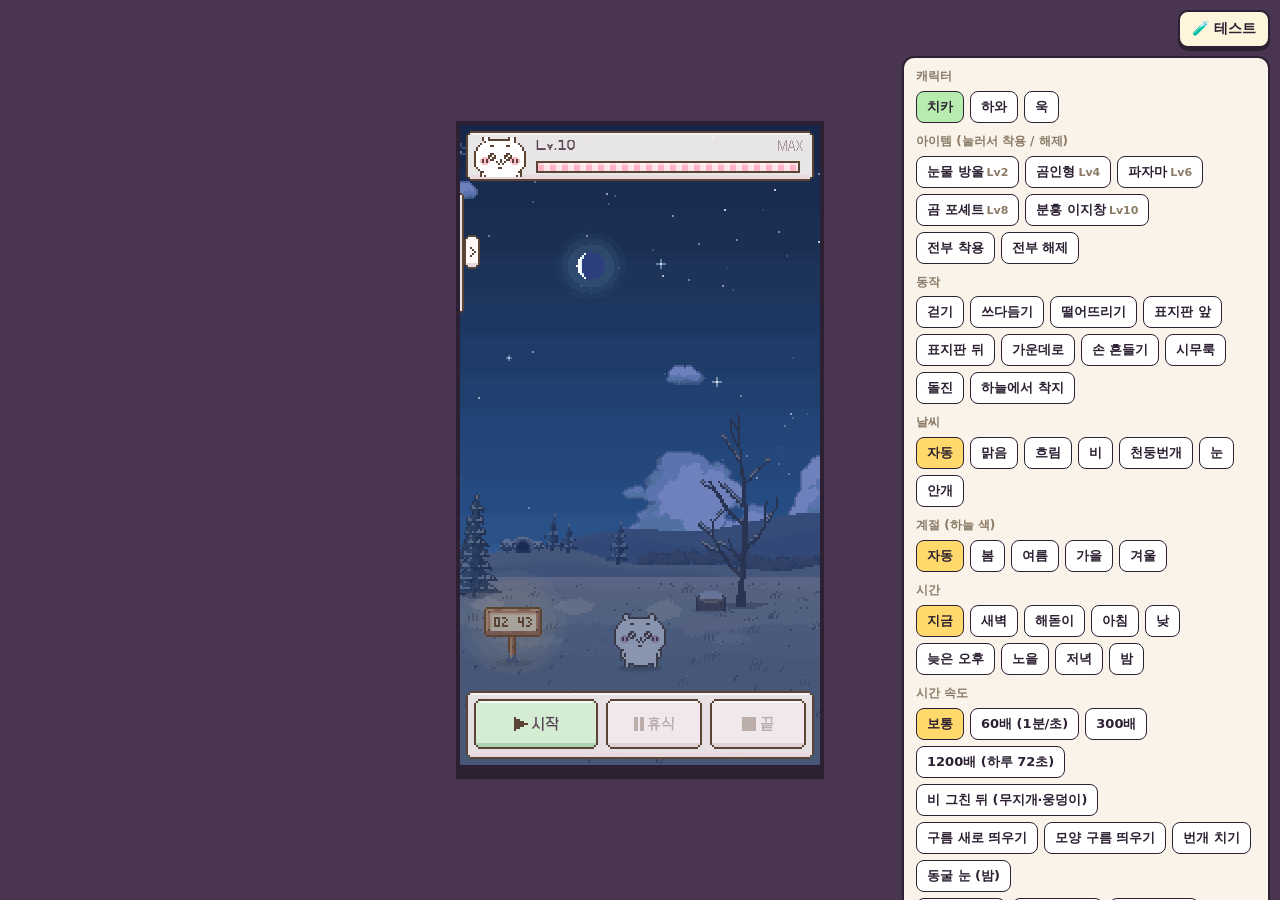
<file: app/test.html>
<!doctype html>
<html lang="ko">
<head>
<meta charset="utf-8">
<meta name="viewport" content="width=device-width,initial-scale=1,viewport-fit=cover">
<meta name="theme-color" content="#4a3550">
<title>Pixel Pet Item Test</title>
<link rel="preload" href="fonts/galmuri11.woff2" as="font" type="font/woff2" crossorigin>
<link rel="preload" href="fonts/pfb.woff2" as="font" type="font/woff2" crossorigin>
<link rel="stylesheet" href="css/style.css">
</head>
<body>
<!-- Every screen is one 180x320 pixel page, scaled up by whole numbers (like the prototype); Korean text is set in screen pixels -->
<div id="frame">
<div id="app" data-pet="mochi">
  <div id="stage" aria-label="펫이 있는 화면. 펫을 누르면 반응하고, 꾹 눌러서 들 수 있어요.">
    <canvas id="bg"></canvas>
    <canvas id="fg"></canvas>
  </div>
  <div id="speech">
    <div id="pet-bubble" class="bubble" hidden><span class="bb pxp"></span></div>
    <div id="world-bubble" class="bubble" hidden><span class="bb pxp f-amb"></span></div>
  </div>

  <header id="hud" class="pxp">
    <canvas id="hud-face" width="29" height="20"></canvas>
    <div class="hud-main">
      <div class="hud-row"><b id="hud-lv" class="f-num">Lv.1</b><canvas id="hud-burn" width="5" height="7" hidden></canvas><span id="hud-next" class="f-sm"></span></div>
      <div class="bar"><i id="hud-bar"></i></div>
    </div>
  </header>

  <nav id="sidetab" class="open">
    <div class="tabs pxp">
      <button id="tab-stats" class="ibtn pxb soft" aria-label="공부 시간과 과목"><canvas width="11" height="11"></canvas></button>
      <button id="tab-todo" class="ibtn pxb soft" aria-label="공부 계획표"><canvas width="11" height="11"></canvas></button>
      <button id="tab-settings" class="ibtn pxb soft" aria-label="설정"><canvas width="11" height="11"></canvas></button>
    </div>
    <button id="tab-toggle" class="pxb" aria-label="메뉴 열고 닫기"><canvas width="3" height="5"></canvas></button>
  </nav>

  <div id="controls" class="pxp">
    <button id="btn-start" class="ctl pxb mint"><span class="dot-rec" hidden></span><canvas class="ico" data-icon="play"></canvas><span class="lbl">시작</span></button>
    <button id="btn-rest" class="ctl pxb lilac" disabled><canvas class="ico" data-icon="pause"></canvas><span class="lbl">휴식</span></button>
    <button id="btn-end" class="ctl pxb peach" disabled><canvas class="ico" data-icon="stop"></canvas><span class="lbl">끝</span></button>
  </div>

  <!-- screens -->
  <section class="screen" id="scr-select">
    <header class="scr-head"><button class="back ibtn pxb" data-back aria-label="뒤로"><canvas data-icon="back"></canvas></button><h2>캐릭터 선택</h2></header>
    <div class="scr-body">
      <div class="sel-bubble bubble static"><p class="bb pxp" id="sel-text">마음에 드는 친구를 눌러 봐!</p></div>
      <div class="sel-row" id="sel-row"></div>
      <div class="sel-info pxp" id="sel-info" hidden></div>
      <p class="sel-note f-sm" id="sel-note" hidden>바꿔도 이전 캐릭터의 데이터는 그대로 남아요.</p>
      <button id="sel-ok" class="btn big wide pxb accent" disabled>확인</button>
    </div>
  </section>

  <section class="screen" id="scr-stats">
    <header class="scr-head"><button class="back ibtn pxb" data-back aria-label="뒤로"><canvas data-icon="back"></canvas></button><h2>공부 통계</h2></header>
    <div class="scr-body" id="stats-body"></div>
  </section>

  <section class="screen" id="scr-todo">
    <header class="scr-head"><button class="back ibtn pxb" data-back aria-label="뒤로"><canvas data-icon="back"></canvas></button><h2>투두리스트</h2></header>
    <div class="scr-body" id="todo-body"></div>
  </section>

  <section class="screen" id="scr-settings">
    <header class="scr-head"><button class="back ibtn pxb" data-back aria-label="뒤로"><canvas data-icon="back"></canvas></button><h2>설정</h2></header>
    <div class="scr-body" id="settings-body"></div>
  </section>

  <section class="screen" id="scr-tutorial">
    <header class="scr-head"><button class="back ibtn pxb" data-back aria-label="뒤로"><canvas data-icon="back"></canvas></button><h2>튜토리얼</h2></header>
    <div class="scr-body" id="tutorial-body"></div>
  </section>

  <section class="screen" id="scr-inventory">
    <header class="scr-head"><button class="back ibtn pxb" data-back aria-label="뒤로"><canvas data-icon="back"></canvas></button><h2>인벤토리</h2></header>
    <div class="scr-body" id="inventory-body"></div>
  </section>

  <section class="screen" id="scr-titles">
    <header class="scr-head"><button class="back ibtn pxb" data-back aria-label="뒤로"><canvas data-icon="back"></canvas></button><h2>칭호</h2></header>
    <div class="scr-body" id="titles-body"></div>
  </section>

  <div id="modal" hidden><div class="modal-card pxp" role="dialog" aria-modal="true"></div></div>

  <div id="coach" hidden>
    <div class="coach-dim"></div>
    <div class="coach-card bubble"><div class="bb pxp"><p></p><small class="f-sm">눌러서 계속</small></div></div>
    <div class="coach-catch"></div>
  </div>

  <div id="toast" class="pxp dark" hidden></div>

  <div id="loader" aria-label="불러오는 중"><canvas id="loader-pet" width="29" height="29"></canvas><div class="ld-shadow"></div><div class="ld-bar"><i></i></div></div>
</div>
</div>

<script>
// item test page: its own save, with all three friends at Lv.10 so every item can be tried on
window.PP_TEST = true;
try {
  if (!localStorage.getItem("pixelpet.test.v1")) {
    const c = () => ({ exp: 9, equip: {}, shownLv: 10 });
    localStorage.setItem("pixelpet.test.v1", JSON.stringify({ v: 1, pet: "mochi", chars: { mochi: c(), sora: c(), nori: c() },
      setup: { myMin: 120, goalMin: 180 }, tutorialDone: true, todos: {}, sessions: [], timer: null, sideOpen: false }));
  }
} catch (e) {}
</script>
<script src="js/sprites.js"></script>
<script src="js/strum.js"></script>
<script src="js/held.js"></script>
<script src="js/data.js"></script>
<script src="js/pet.js"></script>
<script src="js/item-fix.js"></script>
<script src="js/item-auto.js"></script>
<script src="js/items.js"></script>
<script src="js/scene.js"></script>
<script src="js/weather.js"></script>
<script src="js/app.js"></script>
<script src="js/test.js"></script>
</body>
</html>
</file>
<file: app/css/style.css>
/* Pixel UI on the game's 180x320 grid (#app is scaled up by a whole number in app.js).
   Shapes, outlines, icons and sprites sit on that grid. Korean text is the exception: its unit (--px) is half a game
   pixel, so the pixel fonts are drawn twice as fine as the game and still scale with the frame.

   Type. PF Stardust is the app's voice; the others each have one job (every size is the font's own pixel size):
     PF Stardust Bold 16        body      buttons, titles, cards, ordinary dialogue: the default
     Galmuri11 12               .f-sm     secondary: hints, meta, legends, small labels
     Galmuri11 12               (user)    what the user wrote: to-dos, notes, input fields
     Galmuri9 10                .f-xs     the smallest tags (item slot details, key caps in text)
     PF Stardust S ExtraBold 16 .f-num    numbers that matter (Lv, timer, %, totals)
     Galmuri11 Bold 12          .f-num.s  small numbers (dates, counts, badges)
     Galmuri11 Condensed 12     .f-cond   names in narrow slots
     Mulmaru 12                 .f-name   subject chips and tags
     Galmuri14 15               (intro)   long first-meeting lines on the character screen
     Silver 19                  .f-amb    the world talking (a passing cloud), small asides
   Dialogue temperature: Ramche (.t-low, quiet "...") / PF Bold (.t-mid) / PF S ExtraBold (.t-high, "!!") /
   Pixelroborobo (.t-peak, accent only: level-up title and 욱's loudest shouts).
   Line heights are about 1.5-1.7x so wrapped lines never touch. */
@font-face { font-family: "Galmuri11"; src: url("../fonts/galmuri11.woff2") format("woff2"); font-display: block; }
@font-face { font-family: "Galmuri11B"; src: url("../fonts/galmuri11-bold.woff2") format("woff2"); font-display: block; }
@font-face { font-family: "Galmuri11C"; src: url("../fonts/galmuri11-condensed.woff2") format("woff2"); font-display: block; }
@font-face { font-family: "Galmuri9"; src: url("../fonts/galmuri9.woff2") format("woff2"); font-display: block; }
@font-face { font-family: "Galmuri14"; src: url("../fonts/galmuri14.woff2") format("woff2"); font-display: block; }
@font-face { font-family: "GalmuriMono9"; src: url("../fonts/galmurimono9.woff2") format("woff2"); font-display: block; }
@font-face { font-family: "Mulmaru"; src: url("../fonts/mulmaru.woff2") format("woff2"); font-display: block; }
@font-face { font-family: "PF"; src: url("../fonts/pfb.woff2") format("woff2"); font-display: block; }
@font-face { font-family: "PFS"; src: url("../fonts/pfsb.woff2?v=2") format("woff2"); font-display: block; }
@font-face { font-family: "PFSX"; src: url("../fonts/pfseb.woff2?v=2") format("woff2"); font-display: block; }
@font-face { font-family: "Ramche"; src: url("../fonts/ramche.woff2") format("woff2"); font-display: block; }
@font-face { font-family: "Silver"; src: url("../fonts/silver.woff2") format("woff2"); font-display: block; }
@font-face { font-family: "Roborobo"; src: url("../fonts/pixelroborobo.woff2?v=2") format("woff2"); font-display: block; }

:root {
  /* the UI palette, one for each friend (PET_UI in app.js), as on the comparison sheet the user picked from, each with
     its own soft pink accent: 욱 warm cream (this), 하와 airy sky (b), 치카 dusky lavender (c); old: the first colours */
  --ink: #5a4535;        /* text: a soft cocoa */
  --edge: #5b4433;       /* outlines: the friends' own outline colour (OUT in pet.js), so the frames and the sprites match */
  --paper: #fffbf4;
  --ivory: #fcf3e6;
  --ivory-2: #f0e2cf;
  --line: #ead9c2;
  --muted: #ab9a88;
  --sub: #85725f;        /* secondary text */
  --red: #e0675f;
  --mint: #cfeec8; --mint-d: #a8d8a2; --lilac: #e4dcfa; --lilac-d: #c2b6ec; --peach: #ffdfcb; --peach-d: #f3b99d;
  --off: #eee8de; --off-sh: #ddd5c8; --off-t: #b9b0a2;
  --dark: #7a6252; --dark-sh: #5f4b3e; --dark-t: #fff6ea;
  --hud: rgba(255, 251, 244, .9); --plaque: rgba(252, 243, 230, .9);
  --dim: rgba(90, 70, 60, .3); --dot: rgba(170, 130, 90, .14);
  --accent: #ffcad7; --accent-soft: #fff0f4; --accent-deep: #eeaabb;
  /* a 2px pixel-rounded corner */
  --r2: polygon(2px 0, calc(100% - 2px) 0, calc(100% - 2px) 1px, calc(100% - 1px) 1px, calc(100% - 1px) 2px, 100% 2px,
    100% calc(100% - 2px), calc(100% - 1px) calc(100% - 2px), calc(100% - 1px) calc(100% - 1px), calc(100% - 2px) calc(100% - 1px),
    calc(100% - 2px) 100%, 2px 100%, 2px calc(100% - 1px), 1px calc(100% - 1px), 1px calc(100% - 2px), 0 calc(100% - 2px),
    0 2px, 1px 2px, 1px 1px, 2px 1px);
  --px: .5px;            /* half a game pixel: text scales with the frame but is not tied to its pixel grid */
  color-scheme: light;
}
/* the level bar keeps each friend's own colour (as it always had): 치카 pink, 하와 sky blue, 욱 yellow */
#app[data-pet="mochi"] { --bar: #ffb3c7; --bar-soft: #ffe3ea; }
#app[data-pet="sora"]  { --bar: #9fd3f5; --bar-soft: #e0f2fd; }
#app[data-pet="nori"]  { --bar: #fcc63f; --bar-soft: #fff3c4; }
/* b: airy, a touch of the sky (하와) */
:root[data-ui="b"] { --ink: #574a44; --paper: #fcfcf8; --ivory: #f3f5f1; --ivory-2: #e2e8e2; --line: #dde4dd; --muted: #9aa09c; --sub: #737a76;
  --mint: #cdeccf; --mint-d: #a5d2ab; --lilac: #dfe0fb; --lilac-d: #b8bbea; --peach: #ffe0d2; --peach-d: #efbba5;
  --off: #eceeea; --off-sh: #d8ddd8; --off-t: #aeb4b0; --dark: #66707e; --dark-sh: #4c5562; --dark-t: #f4f7fa;
  --hud: rgba(252, 252, 248, .88); --plaque: rgba(243, 245, 241, .88); --dim: rgba(60, 70, 90, .3); --dot: rgba(110, 140, 150, .13);
  --accent: #f9cbd8; --accent-soft: #fdf0f4; --accent-deep: #e6a8ba; }
/* c: a dusky lavender evening (치카) */
:root[data-ui="c"] { --ink: #574255; --paper: #fffaf7; --ivory: #f8efef; --ivory-2: #ead9dc; --line: #e7d5d8; --muted: #a8939d; --sub: #806a78;
  --mint: #d3ecd2; --mint-d: #aed3b0; --lilac: #e3d7f5; --lilac-d: #c0afe2; --peach: #fddbd0; --peach-d: #eeb5a5;
  --off: #f0e8ea; --off-sh: #dfd3d7; --off-t: #b8a9b0; --dark: #6e5670; --dark-sh: #54405a; --dark-t: #fbf1f3;
  --hud: rgba(255, 250, 247, .9); --plaque: rgba(248, 239, 239, .9); --dim: rgba(80, 60, 80, .3); --dot: rgba(160, 120, 140, .13);
  --accent: #f6c3d0; --accent-soft: #fdeef2; --accent-deep: #e2a1b4; }
/* the old palette, for comparison */
:root[data-ui="old"] { --ink: #3a2a1a; --paper: #fffaf0; --ivory: #fff4dc; --ivory-2: #f1e2c2; --line: #e6d3ab; --muted: #9b8a6e; --sub: #6d6252; --red: #e2504a;
  --mint: #b6ecae; --mint-d: #86cc84; --lilac: #d9cdff; --lilac-d: #ab9be8; --peach: #ffcfb0; --peach-d: #f2a07c;
  --off: #ece8de; --off-sh: #d6d0c2; --off-t: #b2ab9a; --dark: #3a2a1a; --dark-sh: #241a10; --dark-t: #fff4dc;
  --hud: rgba(255, 250, 240, .94); --plaque: rgba(255, 244, 220, .92); --dim: rgba(44, 32, 50, .38); --dot: #f7e9c9;
  --accent: #ffb3c7; --accent-soft: #ffe3ea; --accent-deep: #e88fa8; }

* { box-sizing: border-box; }
html, body { height: 100%; margin: 0; }
body { background: #4a3550; overflow: hidden; -webkit-tap-highlight-color: transparent; touch-action: manipulation; }
[hidden] { display: none !important; }

#frame { position: fixed; box-shadow: 0 0 0 4px #2c2032, 0 10px 0 4px #2c2032; background: #8fcaf2; }
#app {
  position: absolute; left: 0; top: 0; width: 180px; height: 320px; overflow: hidden; transform-origin: 0 0;
  color: var(--ink); image-rendering: pixelated;
  -webkit-font-smoothing: none; font-smooth: never; font-synthesis: none; -webkit-text-size-adjust: 100%; text-size-adjust: 100%;
  user-select: none; -webkit-user-select: none;
  word-break: keep-all; overflow-wrap: anywhere; text-wrap: pretty;   /* Korean wraps between words, never inside one */
}
button, input, textarea { font: inherit; color: inherit; border: 0; margin: 0; border-radius: 0; background: none; padding: 0; -webkit-appearance: none; appearance: none; outline: none; }
button { cursor: pointer; }
canvas { image-rendering: pixelated; image-rendering: crisp-edges; display: block; }
h2, h3, h4, p, ul, ol, dl, dd { margin: 0; padding: 0; font-weight: normal; }

/* ---------- type ---------- */
#app, .f-ui, .t-mid { font: calc(16 * var(--px)) / calc(25 * var(--px)) "PF", sans-serif; }
.f-sm  { font: calc(12 * var(--px)) / calc(19 * var(--px)) "Galmuri11", "PF", sans-serif; }
.f-xs  { font: calc(10 * var(--px)) / calc(16 * var(--px)) "Galmuri9", "Galmuri11", sans-serif; }
.f-num { font: calc(16 * var(--px)) / calc(22 * var(--px)) "PFSX", "PF", sans-serif; }
.f-num.s { font: calc(12 * var(--px)) / calc(16 * var(--px)) "Galmuri11B", "Galmuri11", sans-serif; }
.f-cond { font: calc(12 * var(--px)) / calc(17 * var(--px)) "Galmuri11C", "Galmuri11", sans-serif; }
.f-name { font: calc(12 * var(--px)) / calc(18 * var(--px)) "Mulmaru", "Galmuri11B", sans-serif; }
.f-amb { font: calc(19 * var(--px)) / calc(16 * var(--px)) "Silver", "Galmuri9", sans-serif; }
.t-low  { font: calc(12 * var(--px)) / calc(21 * var(--px)) "Ramche", "Galmuri11", sans-serif; }
.t-high { font: calc(16 * var(--px)) / calc(25 * var(--px)) "PFSX", "PF", sans-serif; }
.t-peak { font: calc(16 * var(--px)) / calc(25 * var(--px)) "Roborobo", "PFSX", sans-serif; }
.field, .todo-list .t, .sess .note, .mini-todos button { font: calc(12 * var(--px)) / calc(19 * var(--px)) "Galmuri11", "PF", sans-serif; }
.muted { color: var(--muted); }

/* ---------- pixel shapes ----------
   .pxb (button) and .pxp (panel): 1px outline with 2px-rounded pixel corners, a 1px light edge on top and a
   2px shaded edge at the bottom. Faces are set with --face / --hi / --sh. Pressed buttons move the shade up. */
.pxb, .pxp {
  --face: var(--paper); --hi: rgba(255,255,255,.75); --sh: var(--ivory-2); --st: transparent;
  border: 1px solid var(--edge); clip-path: var(--r2);
  background:
    linear-gradient(var(--edge), var(--edge)) left 1px top 1px / 1px 1px no-repeat border-box,
    linear-gradient(var(--edge), var(--edge)) right 1px top 1px / 1px 1px no-repeat border-box,
    linear-gradient(var(--edge), var(--edge)) left 1px bottom 1px / 1px 1px no-repeat border-box,
    linear-gradient(var(--edge), var(--edge)) right 1px bottom 1px / 1px 1px no-repeat border-box,
    linear-gradient(var(--hi), var(--hi)) left 2px top 0 / calc(100% - 4px) 1px no-repeat padding-box,
    linear-gradient(var(--st), var(--st)) left 0 top 0 / 100% 2px no-repeat padding-box,
    linear-gradient(var(--sh), var(--sh)) left 0 bottom 0 / 100% 2px no-repeat padding-box,
    var(--face);
}
.pxp { --sh: var(--ivory-2); --hi: rgba(255,255,255,.6); }
.pxb { display: inline-flex; align-items: center; justify-content: center; gap: 2px; padding-bottom: 1px; white-space: nowrap; }
.pxb:active:not(:disabled) { --st: var(--sh); --sh: transparent; --hi: transparent; padding-top: 1px; padding-bottom: 0; }
.pxb:disabled { --face: var(--off); --sh: var(--off-sh); color: var(--off-t); cursor: default; }
.pxb.accent { --face: var(--accent); --sh: var(--accent-deep); }
@media (hover: hover) { .pxb:hover:not(:disabled):not(:active) { filter: brightness(1.04) saturate(1.05); } }
.pxb.soft { --face: var(--accent-soft); --sh: var(--line); }
.pxb.mint { --face: var(--mint); --sh: var(--mint-d); }
.pxb.lilac { --face: var(--lilac); --sh: var(--lilac-d); }
.pxb.peach { --face: var(--peach); --sh: var(--peach-d); }
.pxp.dark { --face: var(--dark); --sh: var(--dark-sh); color: var(--dark-t); }
.ico { width: 7px; height: 7px; flex: none; }
.ico.s5 { width: 5px; height: 5px; }

/* ---------- world ---------- */
#stage { position: absolute; inset: 0; touch-action: none; }
#stage canvas { position: absolute; left: 0; top: 0; width: 180px; height: 100%; }   /* (taller on an upright phone: app.js fitHeight) */
#fg { pointer-events: none; z-index: 1; }
#app.coaching #fg { z-index: 55; }
#speech { position: absolute; inset: 0; pointer-events: none; z-index: 5; }

/* bubbles: the box (.bb) is a pixel panel; the tail is a stepped triangle that opens into its bottom edge */
.bubble { position: absolute; max-width: 128px; width: max-content; }
.bubble .bb { --sh: transparent; display: block; padding: 2px 5px 3px; word-break: keep-all; text-align: center; }
.bubble::before, .bubble::after { content: ""; position: absolute; top: calc(100% - 1px); z-index: 1; }
.bubble::before {
  left: calc(var(--tail, 20px) - 3px); width: 7px; height: 4px; background: var(--edge);
  clip-path: polygon(0 0, 7px 0, 7px 1px, 6px 1px, 6px 2px, 5px 2px, 5px 3px, 4px 3px, 4px 4px, 3px 4px, 3px 3px, 2px 3px, 2px 2px, 1px 2px, 1px 1px, 0 1px);
}
.bubble::after {
  left: calc(var(--tail, 20px) - 2px); width: 5px; height: 3px; background: var(--paper);
  clip-path: polygon(0 0, 5px 0, 5px 1px, 4px 1px, 4px 2px, 3px 2px, 3px 3px, 2px 3px, 2px 2px, 1px 2px, 1px 1px, 0 1px);
}
#world-bubble .bb { color: #5b6280; padding: 4px 4px 0; line-height: calc(14 * var(--px)); }   /* Silver sits high in its line box (deep descent): padding re-centres it */
.bubble.static { position: relative; max-width: none; width: auto; }

/* ---------- HUD ---------- */
#hud { position: absolute; z-index: 10; left: 3px; top: 3px; width: 174px; height: 25px; display: flex; gap: 3px; padding: 1px 3px 2px 2px; --face: var(--hud); }
#hud-face { width: 29px; height: 20px; flex: none; margin-top: 1px; }
.hud-main { width: 134px; }
.hud-row { display: flex; align-items: center; gap: 2px; height: 11px; }
#hud-burn { width: 5px; height: 7px; }
#hud-next { margin-left: auto; color: var(--muted); }
.bar { margin-top: 2px; width: 132px; height: 6px; border: 1px solid var(--edge); background: var(--ivory-2); position: relative; }
.bar i { position: absolute; left: 0; top: 0; bottom: 0; width: 0; background: var(--bar, var(--accent)); box-shadow: inset 0 1px 0 0 rgba(255,255,255,.55); }
.bar i::after { content: ""; position: absolute; top: 0; bottom: 0; left: 0; width: 2px; background: rgba(255,255,255,.7); opacity: 0; animation: glint 4.5s steps(45) infinite; }
@keyframes glint { 0% { left: 0; opacity: 1; } 30% { left: calc(100% - 2px); opacity: 1; } 31%, 100% { left: calc(100% - 2px); opacity: 0; } }
.bar b { position: absolute; top: 0; bottom: 0; width: 1px; background: rgba(58,42,26,.18); }
.bar.burning i { background: #ffb08a; }
.bar.max i { background: repeating-linear-gradient(90deg, var(--bar, var(--accent)) 0 3px, var(--bar-soft, var(--accent-soft)) 3px 6px); }

/* ---------- side tab ---------- */
#sidetab { position: absolute; z-index: 10; left: 3px; top: 33px; display: flex; align-items: flex-start; transition: transform .25s steps(5); }
#sidetab:not(.open) { transform: translateX(-24px); }
#sidetab .tabs { display: flex; flex-direction: column; gap: 2px; padding: 2px 2px 3px; --face: var(--hud); }
.ibtn { width: 17px; height: 17px; flex: none; }
#sidetab .ibtn canvas { width: 11px; height: 11px; }
#tab-toggle { width: 8px; height: 17px; margin: 22px 0 0 0; }
#tab-toggle canvas { width: 3px; height: 5px; }

/* ---------- start / rest / end: a plaque with three chunky keys ---------- */
#controls {
  position: absolute; z-index: 10; left: 3px; bottom: 3px; width: 174px; height: 34px; padding: 3px 3px 4px;
  display: grid; grid-template-columns: 62px 48px 48px;      /* 166 = 174 - 2 border - 6 padding */ gap: 4px; --face: var(--plaque);
}
.ctl { height: 25px; width: 100%; }
.ctl .lbl { overflow: hidden; max-width: 46px; }
#btn-start.running { --face: var(--accent); --sh: var(--accent-deep); }
#btn-rest.resting { --face: var(--lilac); --sh: var(--lilac-d); }
.dot-rec { width: 3px; height: 3px; background: var(--red); flex: none; animation: blink 1s steps(1) infinite; }
@keyframes blink { 50% { opacity: 0; } }

/* ---------- screens ---------- */
.screen {
  position: absolute; inset: 0; z-index: 30; display: flex; flex-direction: column;
  background: var(--ivory) var(--dots, none); transform: translateX(-180px); transition: transform .24s steps(6); visibility: hidden;
}
.screen.show { transform: none; visibility: visible; }
.scr-head {
  height: 25px; flex: none; display: flex; align-items: center; gap: 5px; padding: 0 4px 1px;
  background: var(--stripes, none) var(--accent); border-bottom: 1px solid var(--edge); box-shadow: inset 0 -2px 0 0 var(--accent-deep), inset 0 1px 0 0 rgba(255,255,255,.6);
  position: relative;
}
.scr-head h2 { text-shadow: 0 1px 0 var(--accent-deep); }
/* a scalloped hem of the head's colour hangs under it */
.scr-head::after { content: ""; position: absolute; left: 0; right: 0; top: calc(100% + 1px); height: 3px; pointer-events: none; z-index: 1;
  background: var(--accent-deep); -webkit-mask: var(--hem) repeat-x; mask: var(--hem) repeat-x; }
.scr-body { flex: 1; overflow-y: auto; overflow-x: hidden; padding: 6px 5px 10px; scrollbar-width: none; user-select: text; }
.scr-body::-webkit-scrollbar { display: none; }

.card { display: block; padding: 3px 5px 5px; margin-bottom: 6px; }
.card-t { display: flex; align-items: baseline; gap: 3px; margin-bottom: 2px; }
.btn { height: 18px; padding: 0 5px 1px; }
.btn.big { height: 22px; }
.btn.wide { display: flex; width: 100%; }
.field { width: 100%; height: 15px; background: #fff; border: 1px solid var(--edge); padding: 0 3px; user-select: text; }
.field::placeholder { color: var(--muted); font-family: "Ramche", "PFS", sans-serif; }
textarea.field { height: 38px; resize: none; display: block; padding: 1px 3px; }
.row2 { display: flex; gap: 4px; align-items: center; }
.row2 .field { flex: 1; min-width: 0; }
.hint { color: var(--muted); margin-top: 2px; }
.tag { font-family: "Mulmaru", sans-serif; display: inline-block; padding: 0 3px 1px; background: var(--c, #eee); border: 1px solid var(--edge); }
.sw { display: inline-block; width: 6px; height: 6px; background: var(--c); border: 1px solid var(--edge); margin-right: 3px; flex: none; }
.lbl-mark { display: flex; align-items: center; gap: 3px; margin: 3px 0 2px; }
.lbl-mark::before { content: ""; width: 3px; height: 7px; background: var(--accent-deep); flex: none; }

/* character select */
#scr-select .scr-body { display: flex; flex-direction: column; padding-top: 7px; }
.sel-bubble { margin: 0 0 9px; --tail: 85px; }
.sel-bubble .bb { min-height: 54px; text-align: left; padding: 4px 6px; }
.sel-bubble .bb.t-mid { font: calc(15 * var(--px)) / calc(25 * var(--px)) "Galmuri14", "PF", sans-serif; }   /* the intro is long: a finer face */
.sel-bubble .bb.t-high { font: calc(12 * var(--px)) / calc(21 * var(--px)) "Galmuri11B", "PF", sans-serif; }
.sel-bubble { --tail: 85px; }
.sel-row { display: grid; grid-template-columns: repeat(3, 52px); gap: 5px; justify-content: center; margin-bottom: 7px; }
.sel-card { height: 58px; flex-direction: column; gap: 0; --face: var(--c-soft); --sh: var(--line); padding-top: 1px; }
.sel-card canvas { width: 44px; height: 38px; }
.sel-card[aria-pressed="true"] { --face: var(--c); --sh: var(--c-deep); }
.sel-info { padding: 3px 6px 5px; margin-bottom: 4px; }
.sel-info b { font-weight: normal; color: var(--muted); margin-right: 4px; }
.sel-note { color: var(--muted); text-align: center; margin-bottom: 4px; }
#sel-ok { margin-top: auto; }

/* stats */
.date-nav { display: flex; align-items: center; justify-content: center; gap: 4px; margin: 0 0 6px; }
.date-chip { position: relative; height: 17px; padding: 0 6px 1px; display: inline-flex; align-items: center; }
.date-chip input { position: absolute; inset: 0; opacity: 0; width: 100%; cursor: pointer; }
.donuts { display: grid; grid-template-columns: 1fr 1fr; gap: 4px; text-align: center; }
.dn { position: relative; width: 64px; height: 64px; margin: 2px auto 0; }
.dn canvas { width: 64px; height: 64px; }
.dn-l { position: absolute; inset: 0; display: flex; flex-direction: column; align-items: center; justify-content: center; }
.legend { list-style: none; margin-top: 4px; }
.legend li { display: flex; align-items: center; }
.legend li b { font-weight: normal; margin-left: auto; color: var(--muted); }
.goal-bar { height: 6px; background: var(--ivory-2); border: 1px solid var(--edge); margin-top: 3px; }
.goal-bar i { display: block; height: 100%; background: var(--mint-d); }
.sess { list-style: none; }
.sess li { padding: 3px 0; border-top: 1px solid var(--line); }
.sess li:first-child { border-top: 0; }
.sess .note { color: var(--sub); white-space: pre-wrap; }

/* to-do */
.todo-hero { display: flex; gap: 5px; align-items: center; }
.todo-hero > canvas { width: 44px; height: 44px; background: var(--accent-soft); border: 1px solid var(--edge); flex: none; }
.todo-tools { display: flex; justify-content: space-between; align-items: center; margin: 0 1px 5px; color: var(--muted); }
.todo-list { list-style: none; display: grid; grid-template-columns: minmax(0, 1fr); gap: 4px; }
.todo-list li { cursor: pointer; } .todo-list.edit li { cursor: default; }
.todo-list li { display: flex; align-items: center; gap: 4px; padding: 2px 3px 3px 4px; min-height: 19px; touch-action: pan-y; --face: color-mix(in srgb, var(--mint) 35%, var(--paper)); --sh: color-mix(in srgb, var(--mint) 70%, var(--paper)); }
.todo-list li.done { --face: var(--off); --sh: var(--off-sh); }
.todo-list li.done .t { color: var(--muted); text-decoration: line-through; text-decoration-color: #9aa3dc; }
.todo-list li.dragging, .todo-list.edit li.dragging { --face: var(--accent); --sh: var(--accent-deep); position: relative; z-index: 2; filter: drop-shadow(1px 2px 0 rgba(58,42,26,.3)); }
.todo-list li.dragging .grip { cursor: grabbing; }
.todo-list .t { flex: 1; min-width: 0; }
.todo-list input.t { height: 12px; border-bottom: 1px solid var(--edge); user-select: text; }
.chk { width: 9px; height: 9px; background: #fff; border: 1px solid var(--edge); flex: none; position: relative; }
.chk.on { background: #9aa3dc; }
.chk.on::after { content: ""; position: absolute; left: 1px; top: 1px; width: 5px; height: 5px; background: #fff;
  clip-path: polygon(0 2px, 1px 2px, 1px 3px, 2px 3px, 2px 4px, 3px 4px, 3px 1px, 4px 1px, 4px 0, 5px 0, 5px 1px, 4px 1px, 4px 2px, 3px 2px, 3px 5px, 1px 5px, 1px 4px, 0 4px); }
.del, .grip { width: 11px; height: 11px; flex: none; display: grid; place-items: center; }
.grip { cursor: grab; touch-action: none; }
.empty { text-align: center; color: var(--muted); padding: 10px 0; }

/* settings */
.set-pic { display: flex; align-items: center; gap: 6px; padding: 4px; --face: var(--ivory); --sh: var(--ivory-2); margin-bottom: 7px; }
.set-pic canvas { width: 44px; height: 44px; flex: none; background: var(--paper); border: 1px solid var(--edge); }
.set-pic p { color: var(--sub); word-break: keep-all; }
.rows { display: grid; gap: 4px; }
.row { display: flex; width: 100%; height: 22px; justify-content: flex-start; gap: 5px; padding: 0 5px 1px; }
.row .mk { width: 5px; height: 5px; background: var(--hl); border: 1px solid var(--edge); flex: none; }
.row .grow { flex: 1; text-align: left; }

/* titles: the 칭호 row chained shut until it opens, the 2x5 board, the one worn in the HUD */
.row { position: relative; }
.row.locked { --face: var(--off); --sh: var(--off-sh); color: var(--off-t); }
.row.locked .mk { background: var(--off-sh); }
.row .chains { position: absolute; left: 0; top: 0; pointer-events: none; }
.row .padlock { position: absolute; left: 50%; top: 50%; width: 7px; height: 9px; margin: -5px 0 0 -3px; pointer-events: none;
  animation: lockjig 3.2s steps(1) infinite; }
@keyframes lockjig { 0%, 88%, 100% { transform: translateX(0); } 90% { transform: translateX(-1px); } 92% { transform: translateX(1px); } 94% { transform: translateX(-1px); } }
.titles-count { text-align: center; margin-bottom: 5px; color: var(--sub); }
.titles { display: grid; grid-template-columns: 1fr 1fr; gap: 5px; }
.ttl { height: 24px; flex-direction: column; gap: 0; padding: 0 2px 1px; --face: var(--ivory-2); --sh: var(--line); }
.ttl .q { color: var(--muted); }
.ttl.got { flex-direction: row; gap: 3px; color: var(--tink); position: relative; }
.ttl .nm { font: calc(13 * var(--px)) / calc(17 * var(--px)) "Galmuri11B", "Galmuri11", sans-serif; }
.ticon { flex: none; image-rendering: pixelated; }
/* the one worn: a little check badge in its corner */
.ttl .wear { position: absolute; right: 2px; top: 2px; width: 9px; height: 9px; z-index: 2; image-rendering: pixelated; }
.ttl-card { display: flex; flex-direction: column; align-items: center; gap: 2px; padding: 6px 4px 5px; margin-bottom: 5px; color: var(--tink); position: relative; }
.ttl-name { text-align: center; margin: 0; }
#hud-title { margin-left: 2px; padding: 0 2px 0 1px; height: 11px; display: inline-flex; align-items: center; gap: 1px; line-height: 9px;
  background: var(--face); border: 1px solid var(--sh); color: var(--tink); white-space: nowrap; position: relative; }
#hud-title[hidden] { display: none; }
#toast .toast-ic { display: block; margin: 0 auto 1px; }

/* each title's effect on its plate (the board, the card, the HUD tag) */
.fx { position: relative; overflow: hidden; }
.fx-shine::after { content: ""; position: absolute; top: 0; bottom: 0; left: -8px; width: 3px; pointer-events: none;
  background: rgba(255,255,255,.75); transform-origin: 0 0; animation: tshine 3.2s steps(30) infinite; }
.fx-gold::after { background: rgba(255,236,170,.6); }
@keyframes tshine { 0% { transform: translateX(0) skewX(-20deg); } 45%, 100% { transform: translateX(170px) skewX(-20deg); } }
.fx-rainbow::after { content: ""; position: absolute; left: 0; right: 0; bottom: 0; height: 1px; pointer-events: none;
  background: repeating-linear-gradient(90deg, #f25c6a 0 4px, #ffb04a 4px 8px, #ffe066 8px 12px, #6cd27a 12px 16px, #5c9cf2 16px 20px, #b07af2 20px 24px);
  background-size: 24px 1px; animation: trainbow 1.2s steps(24) infinite; }
@keyframes trainbow { to { background-position: 24px 0; } }
.fx-night::before { content: ""; position: absolute; left: 0; top: 0; width: 1px; height: 1px; pointer-events: none; background: transparent;
  box-shadow: 14px 3px #fff, 30px 15px #c9d0ff, 47px 4px #fff, 61px 17px #fff, 70px 6px #c9d0ff, 22px 18px #fff;
  animation: ttwinkle 1.6s steps(1) infinite; }
@keyframes ttwinkle { 0% { opacity: 1; } 50% { opacity: .25; } }
.fx-ember::before { content: ""; position: absolute; left: 0; top: 0; width: 1px; height: 1px; pointer-events: none; background: transparent;
  box-shadow: 12px 20px #ff7a3a, 33px 22px #ffd25e, 52px 21px #ff7a3a, 66px 23px #ffd25e;
  animation: tember 1.4s steps(7) infinite; }
@keyframes tember { 0% { transform: translateY(0); opacity: 1; } 100% { transform: translateY(-14px); opacity: 0; } }
.fx-glow { animation: tglow 2.08s steps(1) infinite; }
@keyframes tglow { 0%, 43% { box-shadow: none; } 44%, 50%, 100% { box-shadow: 0 0 0 1px #ffe066; } 51%, 56% { box-shadow: none; } }
.fx-beat { animation: tbeat .86s steps(1) infinite; }
@keyframes tbeat { 0% { transform: translateY(-1px); } 21%, 100% { transform: translateY(0); } }
.fx-steps::before { content: ""; position: absolute; left: 0; top: 0; width: 2px; height: 1px; pointer-events: none; background: transparent;
  animation: tsteps 2.4s steps(1) infinite; }
@keyframes tsteps { 0% { box-shadow: 58px 18px rgba(80,140,70,.5); } 33% { box-shadow: 58px 18px rgba(80,140,70,.5), 64px 15px rgba(80,140,70,.5); }
  66% { box-shadow: 58px 18px rgba(80,140,70,.5), 64px 15px rgba(80,140,70,.5), 70px 18px rgba(80,140,70,.5); } }

/* tutorial page */
.steps { list-style: none; display: grid; gap: 6px; padding: 2px 0; }
.steps li { display: flex; gap: 5px; align-items: flex-start; line-height: calc(26 * var(--px)); }
.steps li .nb { font: calc(10 * var(--px)) / 1 "GalmuriMono9", monospace; }
.steps li .nb { margin-top: 1px; }

/* explanations: the real keys in miniature, tab icons, numbered badges */
.kbd { height: 11px; padding: 0 3px 1px; gap: 2px; vertical-align: -2px; font: calc(10 * var(--px)) / 1 "Galmuri9", sans-serif; margin: 0 1px; }
.kbd canvas { width: 5px; height: 5px; }
.tabi { width: 13px; height: 13px; vertical-align: -3px; margin: 0 1px; padding: 0; }
.tabi canvas { width: 11px; height: 11px; }
.nb { display: inline-flex; align-items: center; justify-content: center; width: 11px; height: 11px; flex: none; vertical-align: -2px;
  border: 1px solid var(--edge); clip-path: polygon(1px 0, calc(100% - 1px) 0, 100% 1px, 100% calc(100% - 1px), calc(100% - 1px) 100%, 1px 100%, 0 calc(100% - 1px), 0 1px);
  background: linear-gradient(rgba(255,255,255,.7), rgba(255,255,255,.7)) left 1px top 0 / calc(100% - 2px) 1px no-repeat padding-box,
    linear-gradient(rgba(58,42,26,.18), rgba(58,42,26,.18)) left 0 bottom 0 / 100% 1px no-repeat padding-box, var(--face); }
.coach-card p { line-height: calc(27 * var(--px)); }

/* inventory */
.inv-preview { padding: 1px; margin-bottom: 7px; --sh: transparent; }
.inv-preview canvas { width: 166px; height: 64px; }
.slots { display: flex; flex-wrap: wrap; gap: 5px; justify-content: center; }
.slot { width: 52px; min-height: 58px; flex-direction: column; justify-content: flex-start; gap: 1px; padding: 3px 1px 4px; white-space: normal; word-break: keep-all; text-align: center; }
.slot canvas { width: 34px; height: 30px; flex: none; }
.slot .q { width: 30px; height: 26px; margin: 2px 0; flex: none; background: var(--ivory-2); border: 1px solid var(--line); display: grid; place-items: center; color: var(--muted); }
.slot .nm { font: calc(12 * var(--px)) / calc(16 * var(--px)) "Galmuri11C", "Galmuri11", sans-serif; }
.slot .sub { color: var(--muted); }
.slot.on { --face: var(--accent-soft); --sh: var(--accent); }
.slot.on .sub { color: var(--accent-deep); }

/* modal: a little pixel window with a title bar */
#modal { position: absolute; inset: 0; z-index: 40; background: var(--dither, none) var(--dim); display: flex; align-items: center; justify-content: center; }
.modal-card { animation: pop-up .18s steps(3) both; width: 166px; max-height: 302px; overflow-y: auto; scrollbar-width: none; padding: 0 5px 6px; position: relative; user-select: text; --sh: transparent; }
.modal-card::-webkit-scrollbar { display: none; }
.win-t {
  display: flex; align-items: center; gap: 4px; height: 17px; margin: 0 -5px 5px; padding: 0 2px 1px 5px;
  background: var(--stripes, none) var(--accent); border-bottom: 1px solid var(--edge); box-shadow: inset 0 -1px 0 0 var(--accent-deep), inset 0 1px 0 0 rgba(255,255,255,.6);
}
.win-t .grow { text-shadow: 0 1px 0 var(--accent-deep); }
@keyframes pop-up { 0% { transform: translateY(6px); opacity: 0; } 100% { transform: none; opacity: 1; } }
.win-t .grow { flex: 1; }
.win-t .x { width: 13px; height: 13px; }
.time-in { display: flex; align-items: center; gap: 3px; margin: 1px 0 3px; }
.time-in .field { width: 22px; text-align: center; padding: 0; }
.warn { color: var(--red); margin-bottom: 4px; }
.actions { display: flex; gap: 5px; margin-top: 7px; }
.actions .btn { flex: 1; }
.chips { display: flex; flex-wrap: wrap; gap: 4px; margin: 2px 0 6px; }
.chip { height: 16px; padding: 0 4px 1px; --face: var(--c, #eee); font: calc(12 * var(--px)) / 1 "Mulmaru", sans-serif; }
.chip[aria-pressed="true"] { --sh: var(--edge); }
.summary { display: grid; grid-template-columns: auto 1fr; column-gap: 6px; row-gap: 1px; margin-bottom: 3px; align-items: center; }
.summary dt { color: var(--muted); }
.mini-todos { list-style: none; margin-top: 2px; display: grid; gap: 2px; }
.mini-todos button { display: flex; align-items: center; gap: 4px; text-align: left; width: 100%; }
.subj-list { list-style: none; display: grid; gap: 3px; margin-bottom: 5px; }
.subj-list li { display: flex; align-items: center; }
.subj-list li .grow { flex: 1; }

/* tutorial coach */
#coach { position: absolute; inset: 0; }
.coach-dim { position: absolute; inset: 0; z-index: 50; background: rgba(28, 22, 40, .62); }
.coach-catch { position: absolute; inset: 0; z-index: 75; }
.coach-target { z-index: 60 !important; outline: 1px solid #fff7b0; outline-offset: 2px; }
.coach-card { z-index: 70; pointer-events: none; max-width: 150px; }
.coach-card .bb { text-align: left; }
.coach-card small { display: block; color: var(--muted); }
.coach-card.fly { transition: transform .8s steps(8), opacity .8s steps(8); opacity: 0; }

/* toast */
#toast { position: absolute; z-index: 80; left: 8px; right: 8px; top: 32px; padding: 2px 5px 4px; text-align: center; word-break: keep-all;
  box-shadow: inset 0 0 0 1px rgba(255, 217, 107, .28); animation: toast-in .2s steps(3) both; }
@keyframes toast-in { 0% { transform: translateY(-5px); opacity: 0; } 100% { transform: none; opacity: 1; } }
#toast .lvup { position: relative; }
#toast .lvup::before, #toast .lvup::after { content: ""; position: absolute; top: 50%; width: 3px; height: 3px; margin-top: -2px; background: #ffd96b;
  clip-path: polygon(1px 0, 2px 0, 2px 1px, 3px 1px, 3px 2px, 2px 2px, 2px 3px, 1px 3px, 1px 2px, 0 2px, 0 1px, 1px 1px); animation: blink .8s steps(1) infinite; }
#toast .lvup::before { left: calc(50% - 22px); } #toast .lvup::after { right: calc(50% - 22px); animation-delay: .4s; }
#toast .lvup { display: block; color: #ffd96b; }

@media (prefers-reduced-motion: reduce) {
  .screen, #sidetab, .coach-card.fly { transition: none; }
  .modal-card, #toast, .bar i::after { animation: none; }
}

/* disabled keys lose their colour (after the colour rules so they win) */
.pxb:disabled, .pxb.mint:disabled, .pxb.lilac:disabled, .pxb.peach:disabled, .pxb.accent:disabled { --face: var(--off); --sh: var(--off-sh); color: var(--off-t); }
.pxb:disabled .ico { opacity: .35; }

/* loading: drawn without any font, so it shows the moment the page opens */
#loader { position: absolute; inset: 0; z-index: 200; background: var(--ivory); display: flex; flex-direction: column; align-items: center; justify-content: center; }
#loader canvas { width: 58px; height: 58px; image-rendering: pixelated; animation: ld-hop .6s steps(2) infinite; }
#loader .ld-shadow { width: 34px; height: 4px; margin-top: -2px; background: rgba(58,42,26,.16); clip-path: polygon(4px 0, calc(100% - 4px) 0, 100% 2px, calc(100% - 4px) 100%, 4px 100%, 0 2px); animation: ld-shade .6s steps(2) infinite; }
#loader .ld-bar { margin-top: 10px; width: 64px; height: 6px; border: 1px solid var(--edge); background: var(--ivory-2); }
#loader .ld-bar i { display: block; height: 100%; width: 8%; background: var(--bar, var(--accent)); transition: width .2s steps(4); }
#loader.done { opacity: 0; transition: opacity .25s steps(3); pointer-events: none; }
@keyframes ld-hop { 50% { transform: translateY(-4px); } }
@keyframes ld-shade { 50% { transform: scaleX(.8); } }

/* the + window: write, fix, delete and reorder today's list */
.todo-add { margin: 2px 0 6px; }
.todo-list.edit { max-height: 196px; overflow-y: auto; scrollbar-width: none; }
.todo-list.edit li { --face: var(--paper); --sh: var(--ivory-2); }
.todo-list.edit li.empty { justify-content: center; color: var(--muted); --face: transparent; --sh: transparent; }
.reset-row { margin-top: 10px; color: var(--red); }
</file>
